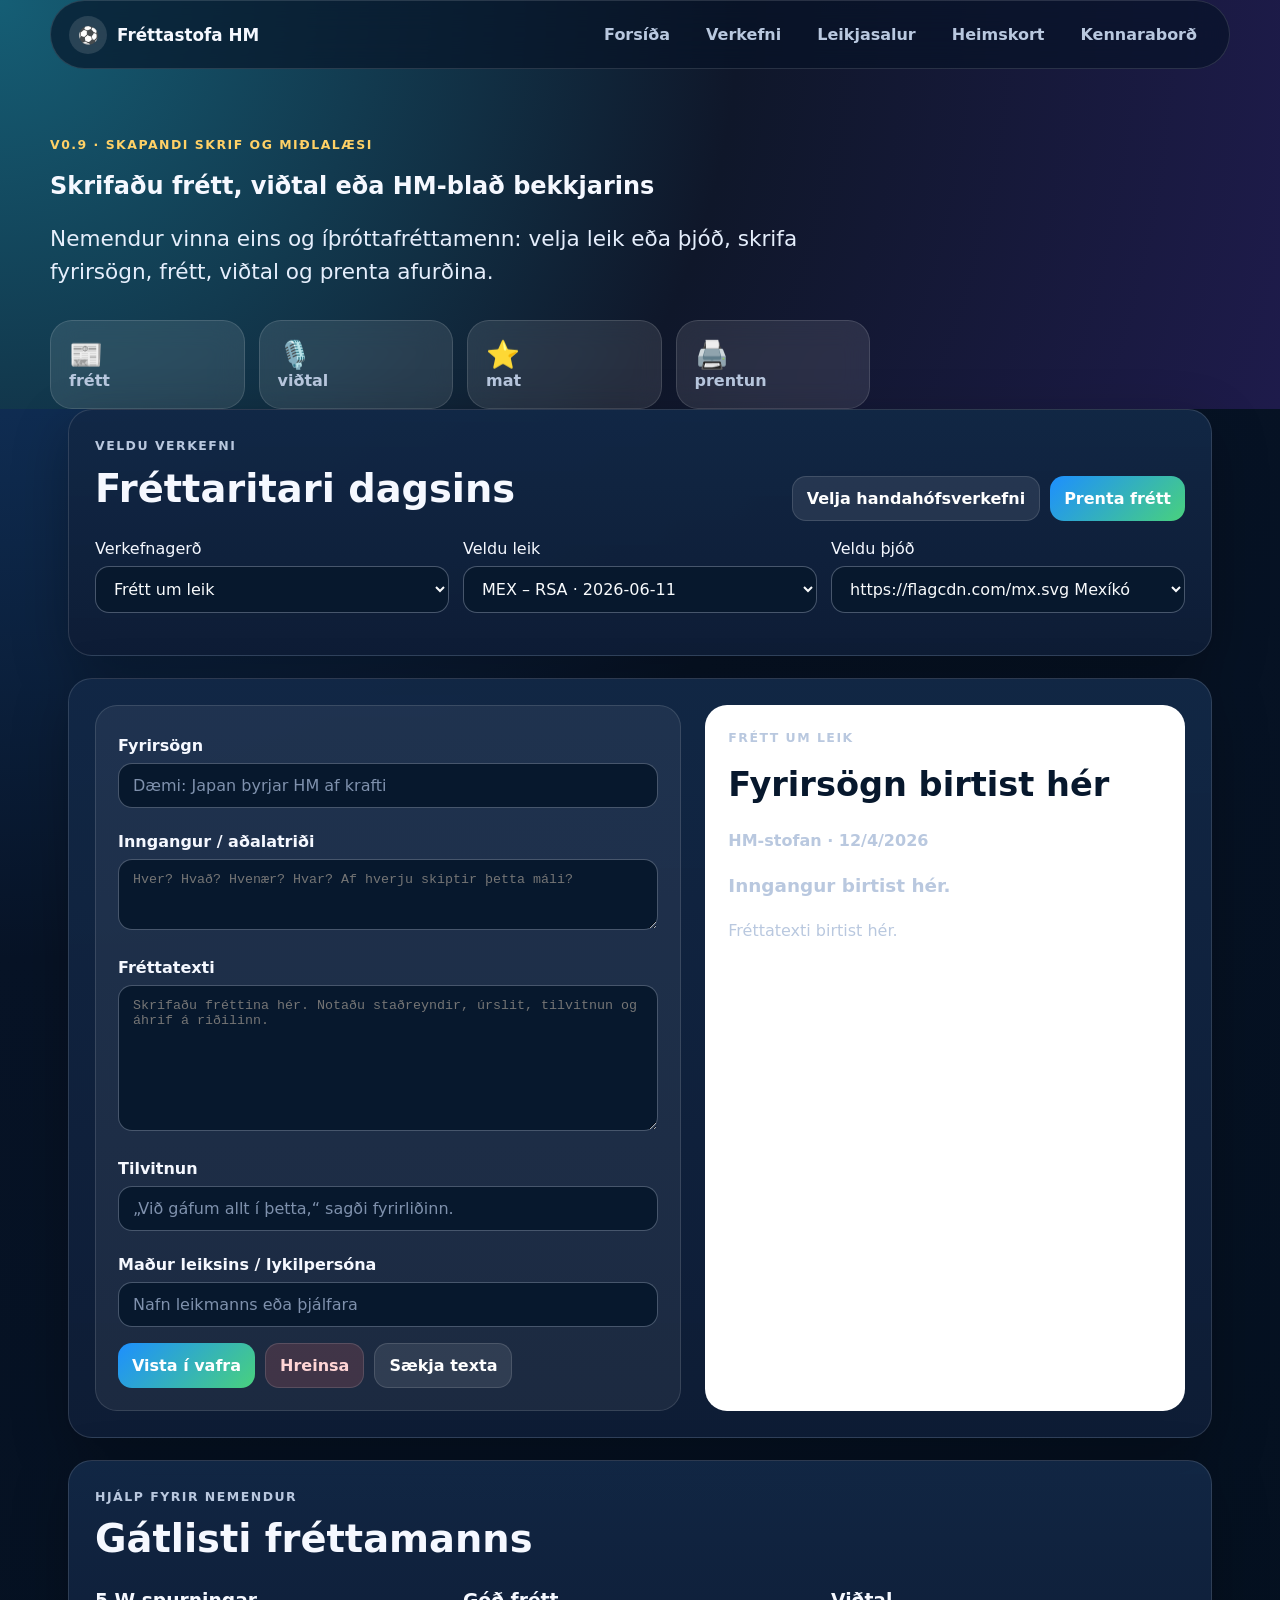
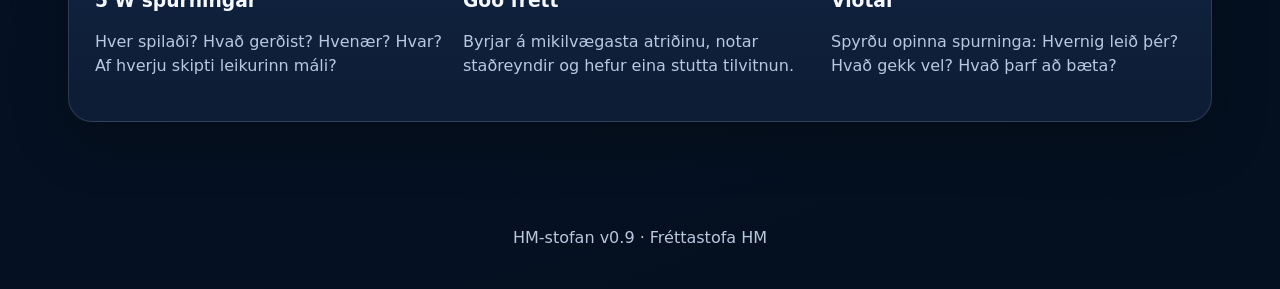
<file: frettastofa.html>
<!doctype html>
<html lang="is">
<head>
  <meta charset="utf-8">
  <meta name="viewport" content="width=device-width, initial-scale=1">
  <title>Fréttastofa HM · HM-stofan 2026</title>
  <link rel="stylesheet" href="styles.css">
</head>
<body class="newsroomBody">
<header class="subHero newsroomHero">
  <nav class="topbar">
    <div class="brand"><span class="ball">⚽</span><span>Fréttastofa HM</span></div>
    <div class="navlinks">
      <a href="index.html">Forsíða</a><a href="verkefni.html">Verkefni</a><a href="leikjasalur.html">Leikjasalur</a><a href="heimskort.html">Heimskort</a><a href="kennarabord.html">Kennaraborð</a>
    </div>
  </nav>
  <section class="heroContent compactHero">
    <p class="eyebrow">v0.9 · Skapandi skrif og miðlalæsi</p>
    <h1>Skrifaðu frétt, viðtal eða HM-blað bekkjarins</h1>
    <p class="lead">Nemendur vinna eins og íþróttafréttamenn: velja leik eða þjóð, skrifa fyrirsögn, frétt, viðtal og prenta afurðina.</p>
    <div class="heroStats"><div><strong>📰</strong><span>frétt</span></div><div><strong>🎙️</strong><span>viðtal</span></div><div><strong>⭐</strong><span>mat</span></div><div><strong>🖨️</strong><span>prentun</span></div></div>
  </section>
</header>
<main>
  <section class="panel newsroomControls">
    <div class="sectionHead"><div><p class="eyebrow">Veldu verkefni</p><h2>Fréttaritari dagsins</h2></div><div class="buttonRow"><button id="randomStory" class="ghostBtn">Velja handahófsverkefni</button><button id="printStory" class="primaryBtn">Prenta frétt</button></div></div>
    <div class="teacherGrid threeCol">
      <article><label>Verkefnagerð</label><select id="storyType"><option value="match">Frétt um leik</option><option value="interview">Viðtal</option><option value="analysis">Greining / álitsgrein</option><option value="paper">HM-blað bekkjarins</option></select></article>
      <article><label>Veldu leik</label><select id="matchSelect"></select></article>
      <article><label>Veldu þjóð</label><select id="teamSelect"></select></article>
    </div>
  </section>

  <section class="panel newsroomWriter">
    <div class="writerGrid">
      <form class="newsForm" id="newsForm">
        <label>Fyrirsögn</label><input id="headline" placeholder="Dæmi: Japan byrjar HM af krafti">
        <label>Inngangur / aðalatriði</label><textarea id="lead" rows="3" placeholder="Hver? Hvað? Hvenær? Hvar? Af hverju skiptir þetta máli?"></textarea>
        <label>Fréttatexti</label><textarea id="bodyText" rows="8" placeholder="Skrifaðu fréttina hér. Notaðu staðreyndir, úrslit, tilvitnun og áhrif á riðilinn."></textarea>
        <label>Tilvitnun</label><input id="quote" placeholder="„Við gáfum allt í þetta,“ sagði fyrirliðinn.">
        <label>Maður leiksins / lykilpersóna</label><input id="person" placeholder="Nafn leikmanns eða þjálfara">
        <div class="buttonRow"><button type="button" id="saveDraft" class="primaryBtn">Vista í vafra</button><button type="button" id="clearDraft" class="dangerBtn">Hreinsa</button><button type="button" id="downloadTxt" class="ghostBtn">Sækja texta</button></div>
      </form>
      <aside class="newsPreview printableStory" id="storyPreview">
        <p class="eyebrow">Forskoðun</p><h2>Fyrirsögn birtist hér</h2><p class="newsMeta">HM-stofan · Fréttaritari</p><p class="leadPreview">Inngangur birtist hér.</p><p>Fréttatexti birtist hér.</p>
      </aside>
    </div>
  </section>

  <section class="panel promptsPanel">
    <p class="eyebrow">Hjálp fyrir nemendur</p><h2>Gátlisti fréttamanns</h2>
    <div class="teacherGrid">
      <article><h3>5 W spurningar</h3><p>Hver spilaði? Hvað gerðist? Hvenær? Hvar? Af hverju skipti leikurinn máli?</p></article>
      <article><h3>Góð frétt</h3><p>Byrjar á mikilvægasta atriðinu, notar staðreyndir og hefur eina stutta tilvitnun.</p></article>
      <article><h3>Viðtal</h3><p>Spyrðu opinna spurninga: Hvernig leið þér? Hvað gekk vel? Hvað þarf að bæta?</p></article>
    </div>
  </section>
</main>
<footer><p>HM-stofan v0.9 · Fréttastofa HM</p></footer>
<script>
const $=id=>document.getElementById(id);let teams=[],matches=[];const KEY='hmstofa_frettastofa_v09';
async function getJson(p,f){try{const r=await fetch(p+'?v='+Date.now());if(!r.ok)throw new Error();return await r.json()}catch(e){return f}}
function matchName(m){return `${m.home||m.homeTeam||'Heimalið'} – ${m.away||m.awayTeam||'Útilið'}${m.date?' · '+m.date:''}`}
function updatePreview(){const h=$('headline').value||'Fyrirsögn birtist hér';const l=$('lead').value||'Inngangur birtist hér.';const b=$('bodyText').value||'Fréttatexti birtist hér.';const q=$('quote').value;const p=$('person').value;const type=$('storyType').selectedOptions[0]?.textContent||'Frétt';$('storyPreview').innerHTML=`<p class="eyebrow">${type}</p><h2>${h}</h2><p class="newsMeta">HM-stofan · ${new Date().toLocaleDateString('is-IS')}</p><p class="leadPreview">${l}</p><p>${b.replace(/\n/g,'</p><p>')}</p>${q?`<blockquote>${q}</blockquote>`:''}${p?`<p><strong>Lykilpersóna:</strong> ${p}</p>`:''}`}
function save(){const data={storyType:$('storyType').value,match:$('matchSelect').value,team:$('teamSelect').value,headline:$('headline').value,lead:$('lead').value,bodyText:$('bodyText').value,quote:$('quote').value,person:$('person').value};localStorage.setItem(KEY,JSON.stringify(data));alert('Drög vistuð í þessum vafra.');}
function load(){try{const d=JSON.parse(localStorage.getItem(KEY)||'{}');for(const k of ['storyType','headline','lead','bodyText','quote','person'])if($(k)&&d[k])$(k).value=d[k];}catch{} updatePreview();}
function randomize(){const t=teams[Math.floor(Math.random()*teams.length)];const m=matches[Math.floor(Math.random()*matches.length)];if(t)$('teamSelect').value=t.id||t.code||t.name;if(m)$('matchSelect').value=String(matches.indexOf(m));const options=['Óvænt úrslit hrista upp í riðlinum','Fyrirliðinn stígur fram á stóru sviði','Ung stjarna vekur athygli á HM','Stuðningsmenn skapa magnaða stemningu'];$('headline').value=options[Math.floor(Math.random()*options.length)];$('lead').value='Skrifaðu 2–3 setningar um helstu tíðindi og hvers vegna þau skipta máli.';updatePreview();}
async function init(){teams=await getJson('data/teams.json',[]);matches=await getJson('data/matches.json',[]);$('teamSelect').innerHTML=teams.map(t=>`<option value="${t.id||t.code||t.name}">${t.flag||''} ${t.name}</option>`).join('');$('matchSelect').innerHTML=matches.map((m,i)=>`<option value="${i}">${matchName(m)}</option>`).join('');['headline','lead','bodyText','quote','person','storyType'].forEach(id=>$(id).addEventListener('input',updatePreview));$('saveDraft').onclick=save;$('clearDraft').onclick=()=>{localStorage.removeItem(KEY);document.querySelectorAll('input,textarea').forEach(x=>x.value='');updatePreview()};$('printStory').onclick=()=>window.print();$('randomStory').onclick=randomize;$('downloadTxt').onclick=()=>{const txt=$('storyPreview').innerText;const blob=new Blob([txt],{type:'text/plain;charset=utf-8'});const a=document.createElement('a');a.href=URL.createObjectURL(blob);a.download='hm-frett.txt';a.click()};load();}
init();
</script>
</body></html>
</file>
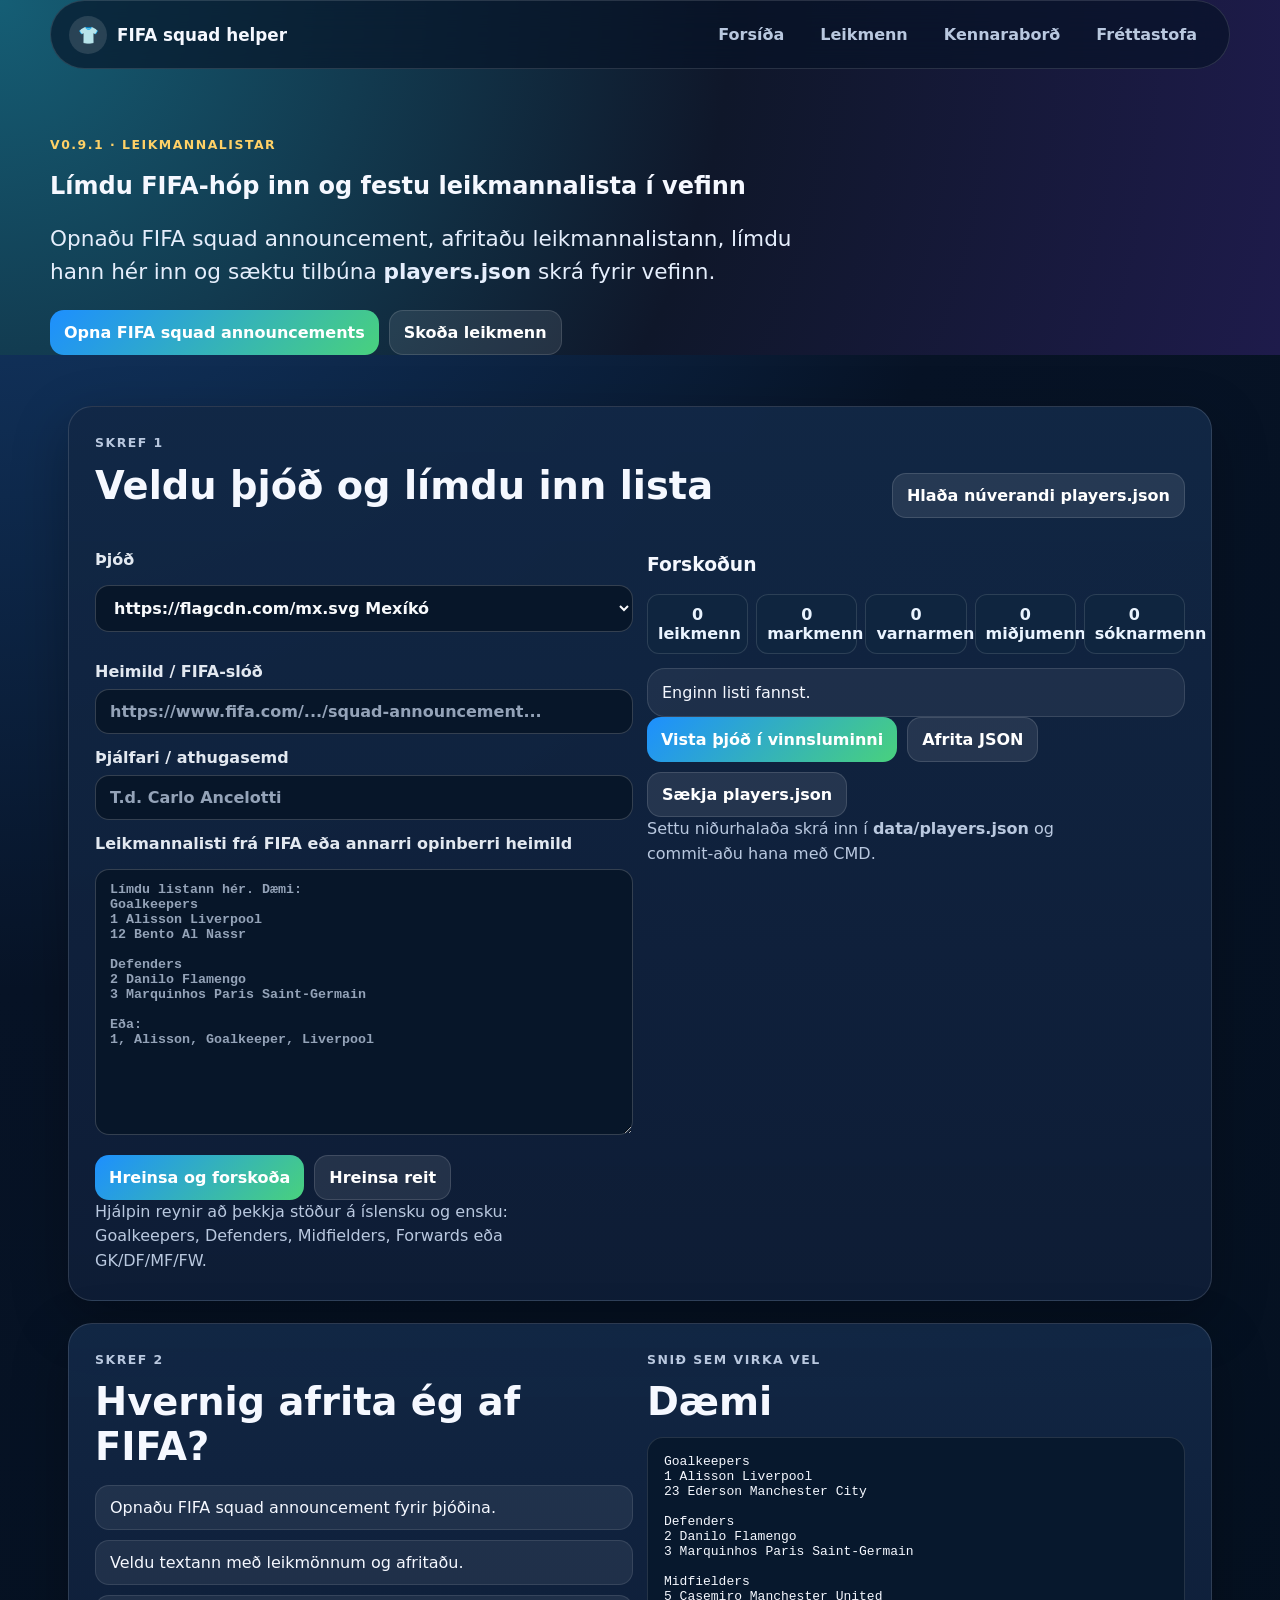
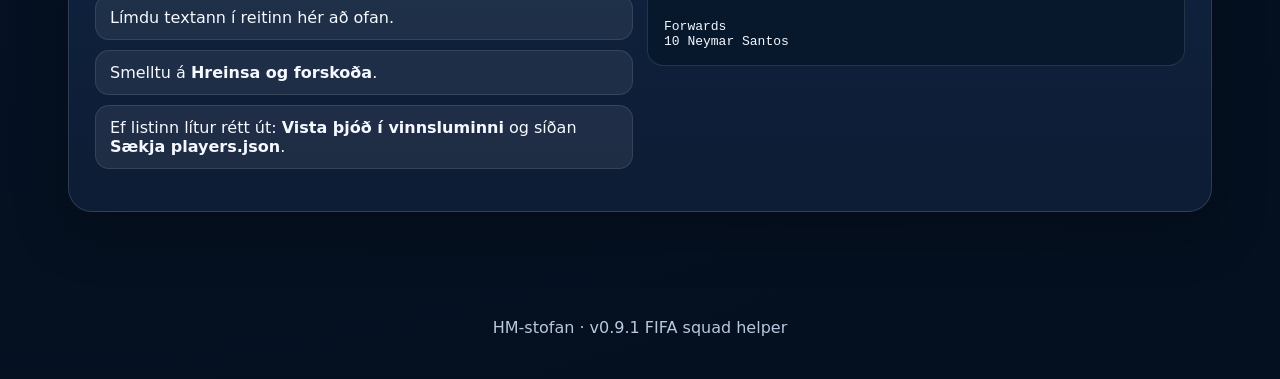
<file: leikmenn-admin.html>
<!doctype html>
<html lang="is">
<head>
  <meta charset="utf-8">
  <meta name="viewport" content="width=device-width, initial-scale=1">
  <title>FIFA squad helper · HM-stofan</title>
  <link rel="stylesheet" href="styles.css">
</head>
<body class="adminBody fifaHelperBody">
<header class="subHero adminHero">
  <nav class="topbar">
    <div class="brand"><span class="ball">👕</span><span>FIFA squad helper</span></div>
    <div class="navlinks">
      <a href="index.html">Forsíða</a><a href="leikmenn.html">Leikmenn</a><a href="kennarabord.html">Kennaraborð</a><a href="frettastofa.html">Fréttastofa</a>
    </div>
  </nav>
  <section class="heroContent compactHero">
    <p class="eyebrow">v0.9.1 · Leikmannalistar</p>
    <h1>Límdu FIFA-hóp inn og festu leikmannalista í vefinn</h1>
    <p class="lead">Opnaðu FIFA squad announcement, afritaðu leikmannalistann, límdu hann hér inn og sæktu tilbúna <strong>players.json</strong> skrá fyrir vefinn.</p>
    <div class="buttonRow"><a class="primaryBtn linkBtn" target="_blank" rel="noopener" href="https://www.fifa.com/en/tournaments/mens/worldcup/canadamexicousa2026/articles/all-world-cup-squad-announcements">Opna FIFA squad announcements</a><a class="ghostBtn linkBtn" href="leikmenn.html">Skoða leikmenn</a></div>
  </section>
</header>
<main>
  <section class="panel adminGridPanel helperPanel">
    <div class="sectionHead"><div><p class="eyebrow">Skref 1</p><h2>Veldu þjóð og límdu inn lista</h2></div><button class="ghostBtn" id="loadExisting">Hlaða núverandi players.json</button></div>
    <div class="teacherGrid twoCol">
      <article>
        <label>Þjóð</label>
        <select id="teamSelect"></select>
        <label>Heimild / FIFA-slóð</label>
        <input id="sourceUrl" type="url" placeholder="https://www.fifa.com/.../squad-announcement...">
        <label>Þjálfari / athugasemd</label>
        <input id="coachInput" type="text" placeholder="T.d. Carlo Ancelotti">
        <label>Leikmannalisti frá FIFA eða annarri opinberri heimild</label>
        <textarea id="playerText" rows="16" placeholder="Límdu listann hér. Dæmi:
Goalkeepers
1 Alisson Liverpool
12 Bento Al Nassr

Defenders
2 Danilo Flamengo
3 Marquinhos Paris Saint-Germain

Eða:
1, Alisson, Goalkeeper, Liverpool"></textarea>
        <div class="buttonRow"><button class="primaryBtn" id="previewBtn">Hreinsa og forskoða</button><button class="ghostBtn" id="clearBtn">Hreinsa reit</button></div>
        <p class="hint">Hjálpin reynir að þekkja stöður á íslensku og ensku: Goalkeepers, Defenders, Midfielders, Forwards eða GK/DF/MF/FW.</p>
      </article>
      <article>
        <h3>Forskoðun</h3>
        <div class="helperStats" id="helperStats"><span>0 leikmenn</span><span>0 markmenn</span><span>0 varnarmenn</span><span>0 miðjumenn</span><span>0 sóknarmenn</span></div>
        <div id="previewBox" class="playerPreviewBox">Enginn listi kominn.</div>
        <div class="buttonRow"><button class="primaryBtn" id="saveTeamBtn">Vista þjóð í vinnsluminni</button><button class="ghostBtn" id="copyJsonBtn">Afrita JSON</button><button class="ghostBtn" id="downloadBtn">Sækja players.json</button></div>
        <p class="hint">Settu niðurhalaða skrá inn í <strong>data/players.json</strong> og commit-aðu hana með CMD.</p>
      </article>
    </div>
  </section>

  <section class="panel teacherGrid twoCol">
    <article>
      <p class="eyebrow">Skref 2</p><h2>Hvernig afrita ég af FIFA?</h2>
      <ol class="cleanList numberedList">
        <li>Opnaðu FIFA squad announcement fyrir þjóðina.</li>
        <li>Veldu textann með leikmönnum og afritaðu.</li>
        <li>Límdu textann í reitinn hér að ofan.</li>
        <li>Smelltu á <strong>Hreinsa og forskoða</strong>.</li>
        <li>Ef listinn lítur rétt út: <strong>Vista þjóð í vinnsluminni</strong> og síðan <strong>Sækja players.json</strong>.</li>
      </ol>
    </article>
    <article>
      <p class="eyebrow">Snið sem virka vel</p><h2>Dæmi</h2>
      <pre class="codeBlock">Goalkeepers
1 Alisson Liverpool
23 Ederson Manchester City

Defenders
2 Danilo Flamengo
3 Marquinhos Paris Saint-Germain

Midfielders
5 Casemiro Manchester United

Forwards
10 Neymar Santos</pre>
    </article>
  </section>
</main>
<footer><p>HM-stofan · v0.9.1 FIFA squad helper</p></footer>
<script>
const $=id=>document.getElementById(id);let teams=[],playersData={teams:[]};let lastParsed=[];
const POS_LABELS={GK:'Markmenn',DF:'Varnarmenn',MF:'Miðjumenn',FW:'Sóknarmenn'};
const POSITION_WORDS={
  GK:['goalkeeper','goalkeepers','markvörður','markmenn','markmadur','markverdir','gk'],
  DF:['defender','defenders','varnarmaður','varnarmenn','varnarmadur','df','centre-back','center-back','full-back','left-back','right-back'],
  MF:['midfielder','midfielders','miðjumaður','miðjumenn','midjumadur','mf','winger','wingers'],
  FW:['forward','forwards','striker','strikers','sóknarmaður','sóknarmenn','soknarmadur','fw','attacker','attackers']
};
const CLUB_HINTS=['fc','cf','sc','afc','united','city','town','athletic','real','club','deportivo','inter','milan','juventus','bayern','borussia','psg','paris','saint-germain','arsenal','chelsea','liverpool','barcelona','madrid','flamengo','palmeiras','santos','benfica','porto','sporting','ajax','psv','feyenoord','al-nassr','al-hilal','monaco','marseille','lyon','dortmund','leverkusen'];
async function loadJson(path,fallback){try{const r=await fetch(path+'?v='+Date.now());if(!r.ok)throw new Error(path);return await r.json()}catch(e){return fallback}}
function normalizePlayersData(data){if(Array.isArray(data))return {teams:data}; if(data&&Array.isArray(data.teams))return data; return {teams:[]};}
function teamId(t){return t.id||t.code||t.name;}
function detectPositionLine(line){const n=line.toLowerCase().replace(/[:：]/g,'').trim(); for(const [code,words] of Object.entries(POSITION_WORDS)){if(words.includes(n))return code;} return null;}
function normalizePosition(raw,current){if(!raw)return current||''; const r=raw.toLowerCase().trim(); for(const [code,words] of Object.entries(POSITION_WORDS)){if(words.some(w=>r===w||r.includes(w)))return code;} if(['g','goal','keeper'].includes(r))return 'GK'; return current||raw;}
function cleanLine(line){return line.replace(/^[•·*\-–—]+\s*/,'').replace(/\s+/g,' ').replace(/\t/g,' ').trim();}
function splitDelimited(line){let p=line.split(/[;,]/).map(x=>x.trim()).filter(Boolean); if(p.length<3)p=line.split(/\s+-\s+/).map(x=>x.trim()).filter(Boolean); return p;}
function guessFromSpaces(line,currentPos){
  let number='', rest=line;
  const m=line.match(/^(\d{1,2})\s+(.+)$/); if(m){number=m[1]; rest=m[2].trim();}
  const bits=rest.split(' ').filter(Boolean);
  let pos=currentPos;
  let posIndex=-1;
  for(let i=0;i<bits.length;i++){const code=normalizePosition(bits[i],''); if(['GK','DF','MF','FW'].includes(code)){pos=code; posIndex=i; break;}}
  if(posIndex>=0){
    const before=bits.slice(0,posIndex).join(' '); const after=bits.slice(posIndex+1).join(' ');
    return {number,name:before,position:pos,club:after};
  }
  let splitAt=-1;
  for(let i=1;i<bits.length;i++){const joined=bits.slice(i).join(' ').toLowerCase(); if(CLUB_HINTS.some(h=>joined.includes(h))){splitAt=i; break;}}
  if(splitAt<0 && bits.length>=4) splitAt=Math.min(2,bits.length-1);
  const name=splitAt>0?bits.slice(0,splitAt).join(' '):rest;
  const club=splitAt>0?bits.slice(splitAt).join(' '):'';
  return {number,name,position:pos||'',club};
}
function parseLine(line,currentPos){
  const del=splitDelimited(line);
  let number='',name='',position='',club='';
  if(del.length>=3){
    if(/^\d{1,2}$/.test(del[0])){number=del[0];name=del[1]||'';position=normalizePosition(del[2],currentPos);club=del.slice(3).join(', ')}
    else {name=del[0]||'';position=normalizePosition(del[1],currentPos);club=del[2]||'';number=/^\d{1,2}$/.test(del[3]||'')?del[3]:''}
    return {number,name,position,club};
  }
  return guessFromSpaces(line,currentPos);
}
function parsePlayers(text){
  let currentPos=''; const out=[]; const seen=new Set();
  for(const raw of text.split(/\r?\n/)){
    let line=cleanLine(raw); if(!line)continue;
    if(/^squad|^players|^coach|^head coach|^manager|^fifa|^world cup|^share$/i.test(line))continue;
    const posLine=detectPositionLine(line); if(posLine){currentPos=posLine; continue;}
    if(/^(goalkeepers|defenders|midfielders|forwards)\s*$/i.test(line))continue;
    let p=parseLine(line,currentPos); if(!p.name || p.name.length<2)continue;
    p.name=p.name.replace(/^\d{1,2}\s+/,'').trim();
    p.position=normalizePosition(p.position,currentPos);
    const key=(p.name+'|'+(p.club||'')).toLowerCase(); if(seen.has(key))continue; seen.add(key);
    out.push(p);
  }
  return out;
}
function renderStats(list){const counts={GK:0,DF:0,MF:0,FW:0}; list.forEach(p=>{if(counts[p.position]!=null)counts[p.position]++}); $('helperStats').innerHTML=`<span>${list.length} leikmenn</span><span>${counts.GK} markmenn</span><span>${counts.DF} varnarmenn</span><span>${counts.MF} miðjumenn</span><span>${counts.FW} sóknarmenn</span>`;}
function renderPreview(list){lastParsed=list;renderStats(list);$('previewBox').innerHTML=list.length?`<table class="dataTable"><thead><tr><th>#</th><th>Nafn</th><th>Staða</th><th>Félag</th></tr></thead><tbody>${list.map(p=>`<tr><td>${p.number||''}</td><td contenteditable="true">${p.name}</td><td>${POS_LABELS[p.position]||p.position||''}</td><td contenteditable="true">${p.club||''}</td></tr>`).join('')}</tbody></table>`:'Enginn listi fannst.'}
function currentKey(){return $('teamSelect').value}
function findRoster(id){return playersData.teams.find(r=>r.id===id)}
function upsertRoster(roster){const i=playersData.teams.findIndex(r=>r.id===roster.id); if(i>=0)playersData.teams[i]=roster; else playersData.teams.push(roster);}
function currentTeam(){return teams.find(t=>teamId(t)===currentKey())||{};}
function downloadJson(){const blob=new Blob([JSON.stringify(playersData,null,2)],{type:'application/json'});const a=document.createElement('a');a.href=URL.createObjectURL(blob);a.download='players.json';a.click();}
function copyJson(){navigator.clipboard?.writeText(JSON.stringify(playersData,null,2)); alert('JSON afritað á klemmuspjald.');}
async function init(){
  teams=await loadJson('data/teams.json',[]); playersData=normalizePlayersData(await loadJson('data/players.json',{teams:[]}));
  $('teamSelect').innerHTML=teams.map(t=>`<option value="${teamId(t)}">${t.flag||''} ${t.name}</option>`).join('');
  $('previewBtn').onclick=()=>renderPreview(parsePlayers($('playerText').value));
  $('clearBtn').onclick=()=>{$('playerText').value='';renderPreview([])};
  $('saveTeamBtn').onclick=()=>{const team=currentTeam();const list=parsePlayers($('playerText').value);const roster={id:teamId(team),name:team.name,english:team.english,group:team.group,flag:team.flag,status:list.length?'skráður hópur':'bíður staðfestingar',coach:$('coachInput').value.trim(),source:$('sourceUrl').value.trim()||'FIFA / opinber heimild límd inn handvirkt',updatedAt:new Date().toISOString(),players:list};upsertRoster(roster);renderPreview(list);alert('Listi vistaður í vinnsluminni. Nú má sækja players.json.');};
  $('downloadBtn').onclick=downloadJson; $('copyJsonBtn').onclick=copyJson;
  $('loadExisting').onclick=async()=>{playersData=normalizePlayersData(await loadJson('data/players.json',{teams:[]}));alert('Núverandi players.json hlaðið.');};
  $('teamSelect').onchange=()=>{const data=findRoster(currentKey());if(data){$('sourceUrl').value=data.source&&data.source.startsWith('http')?data.source:'';$('coachInput').value=data.coach||'';$('playerText').value=(data.players||[]).map(p=>[p.number,p.name,POS_LABELS[p.position]||p.position,p.club].filter(Boolean).join(', ')).join('\n');renderPreview(data.players||[])}else{$('sourceUrl').value='';$('coachInput').value='';$('playerText').value='';renderPreview([])}};
  $('teamSelect').dispatchEvent(new Event('change'));
}
init();
</script>
</body></html>
</file>
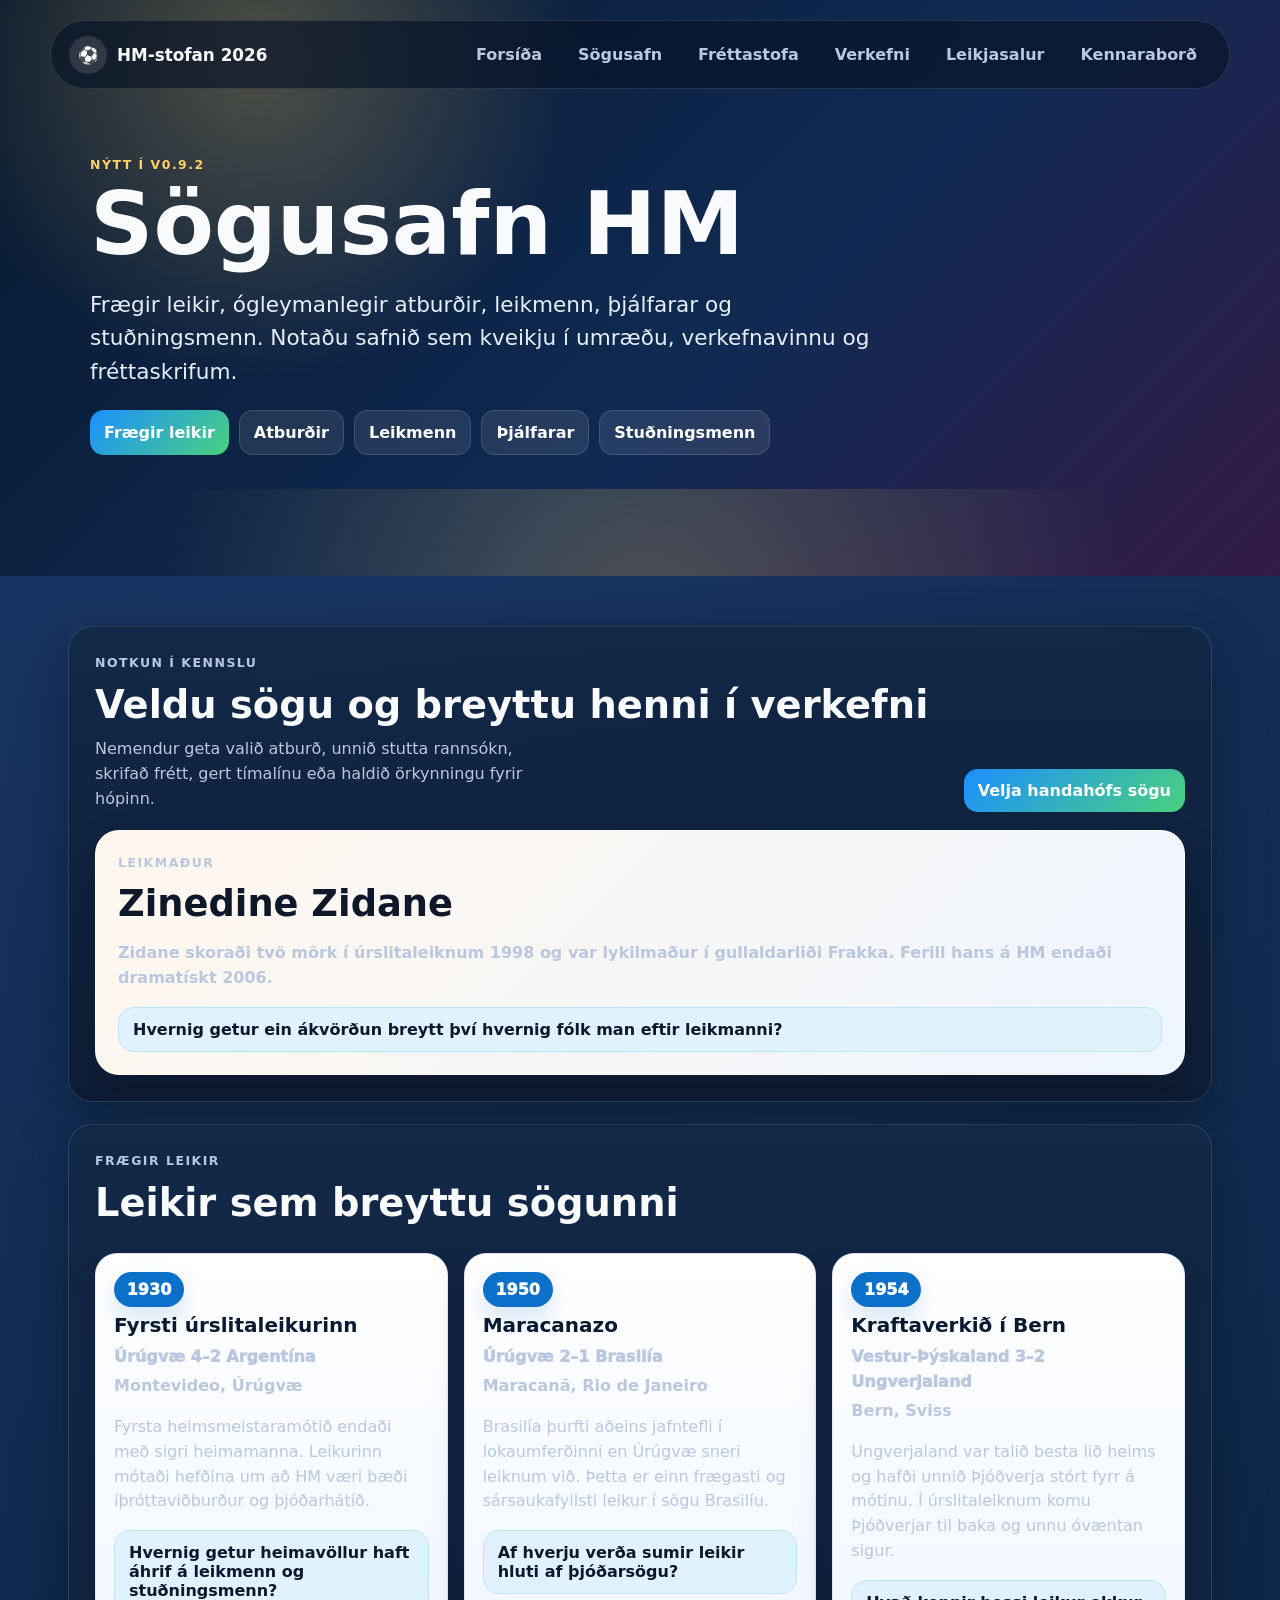
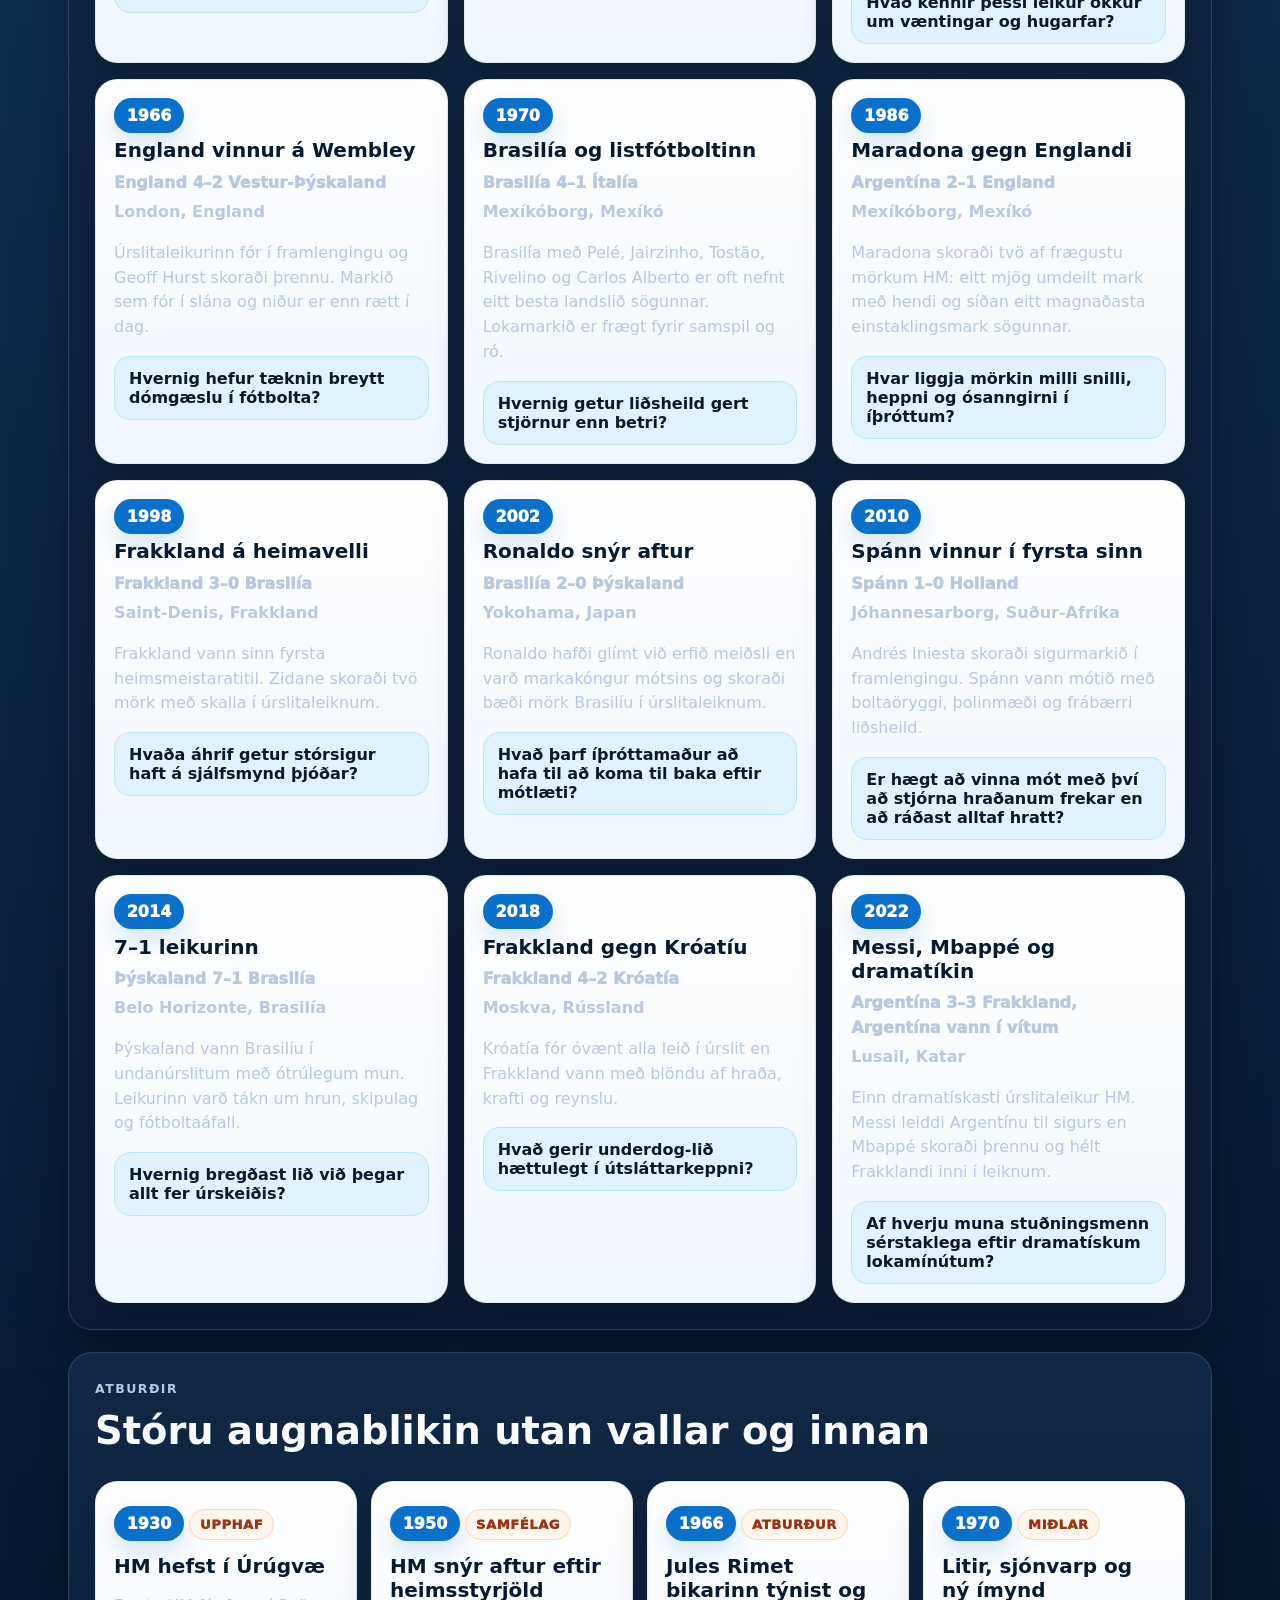
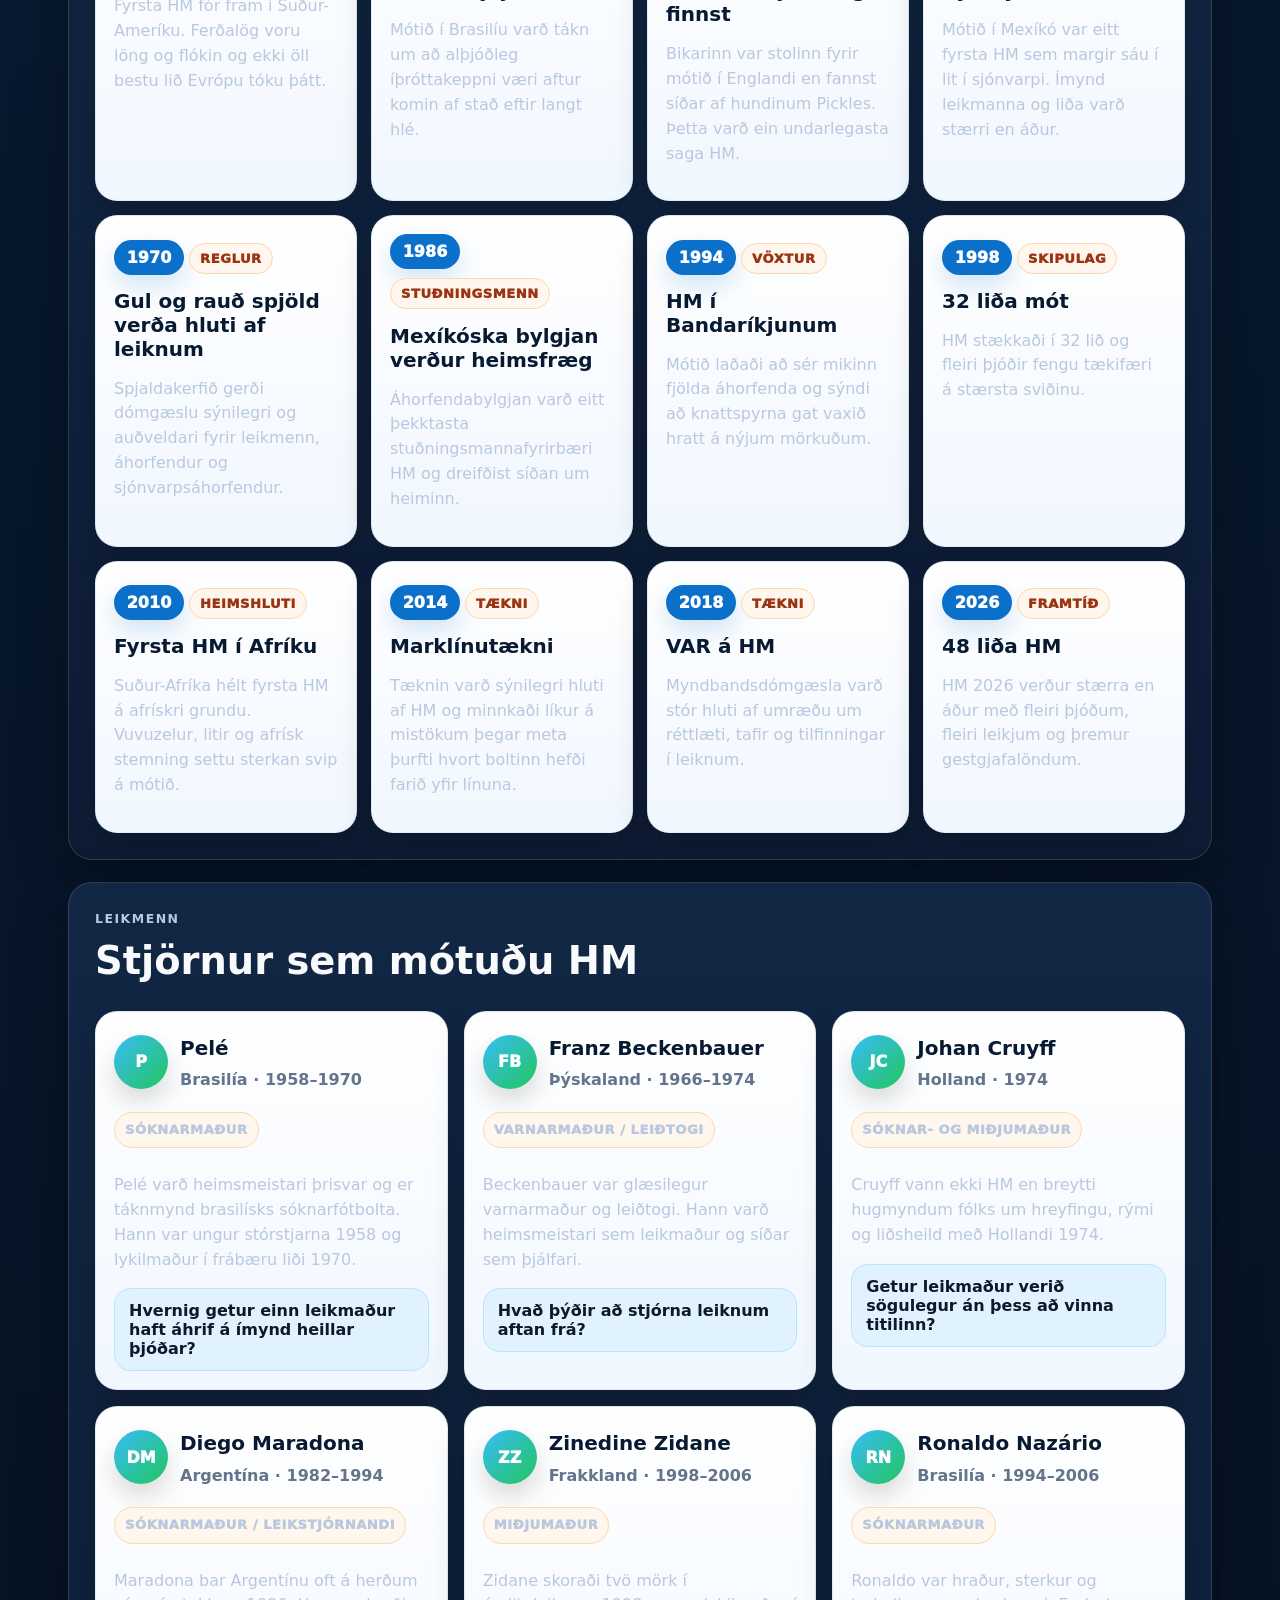
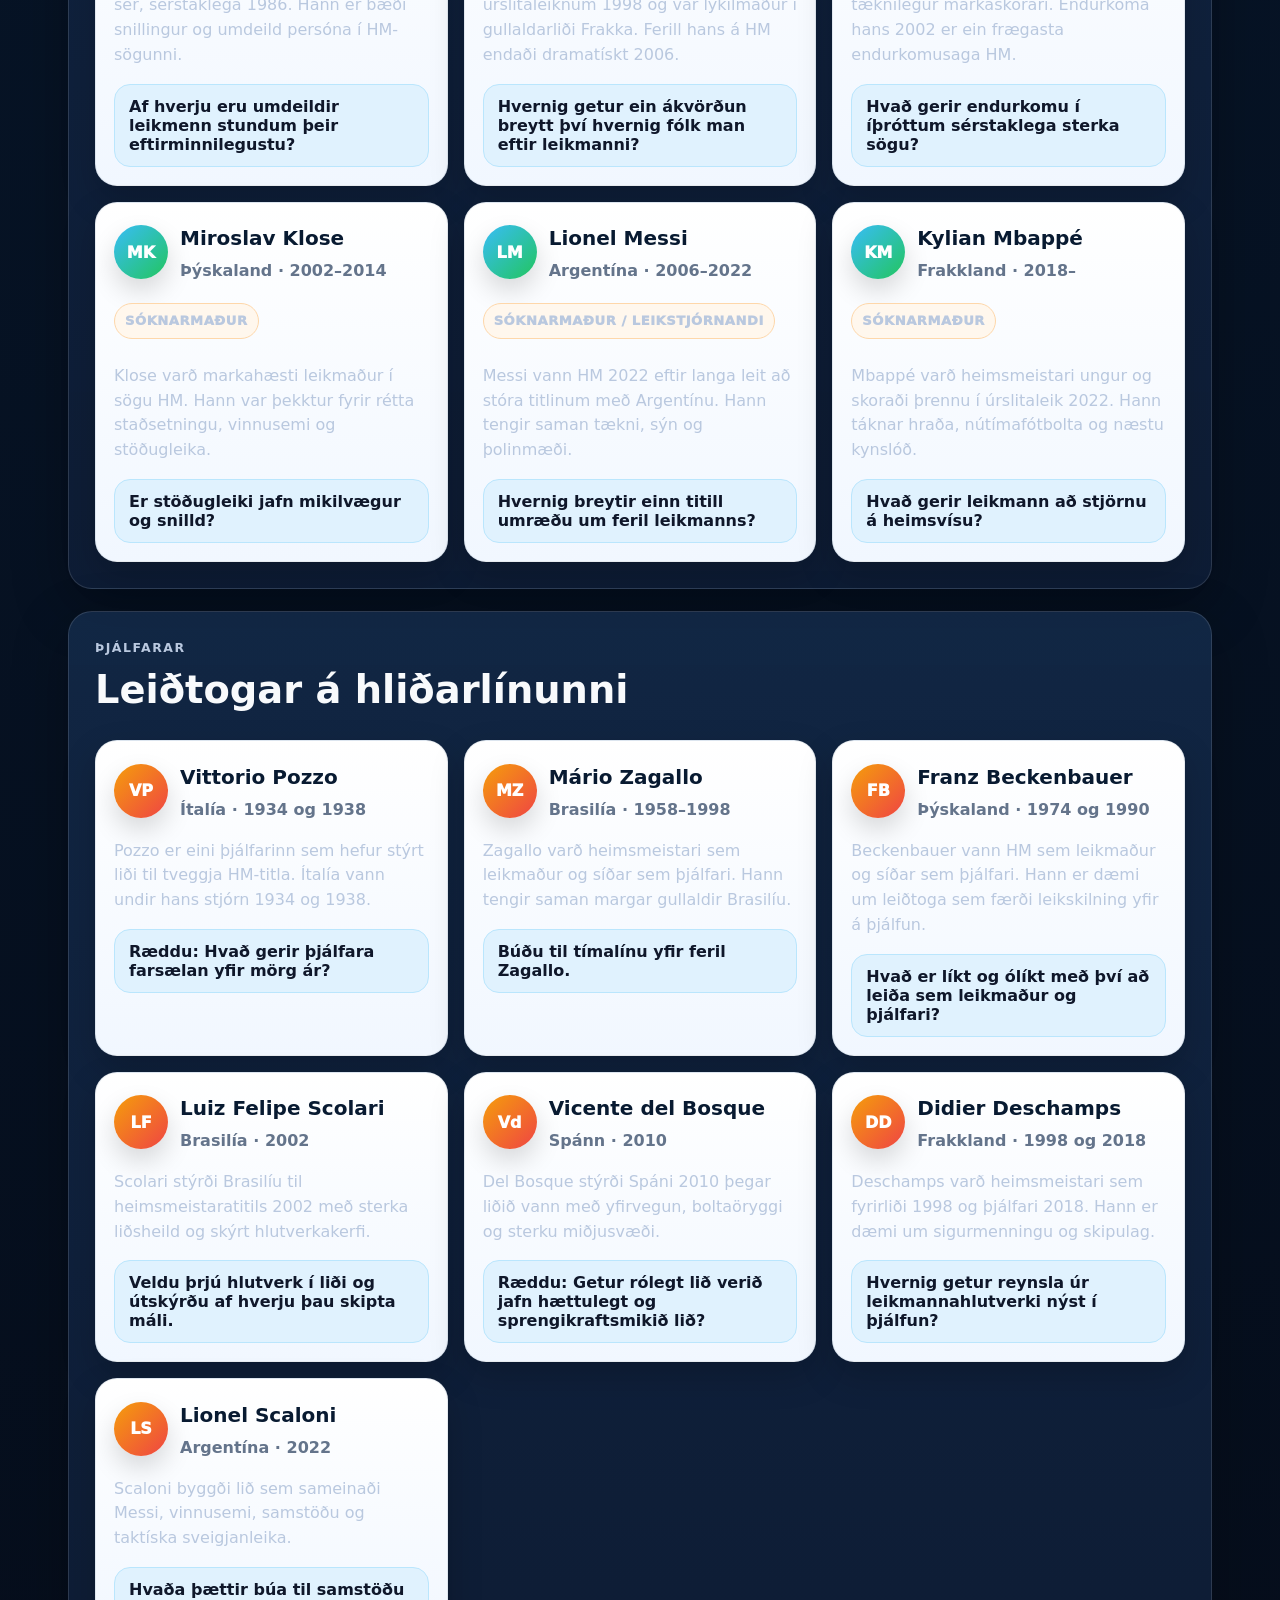
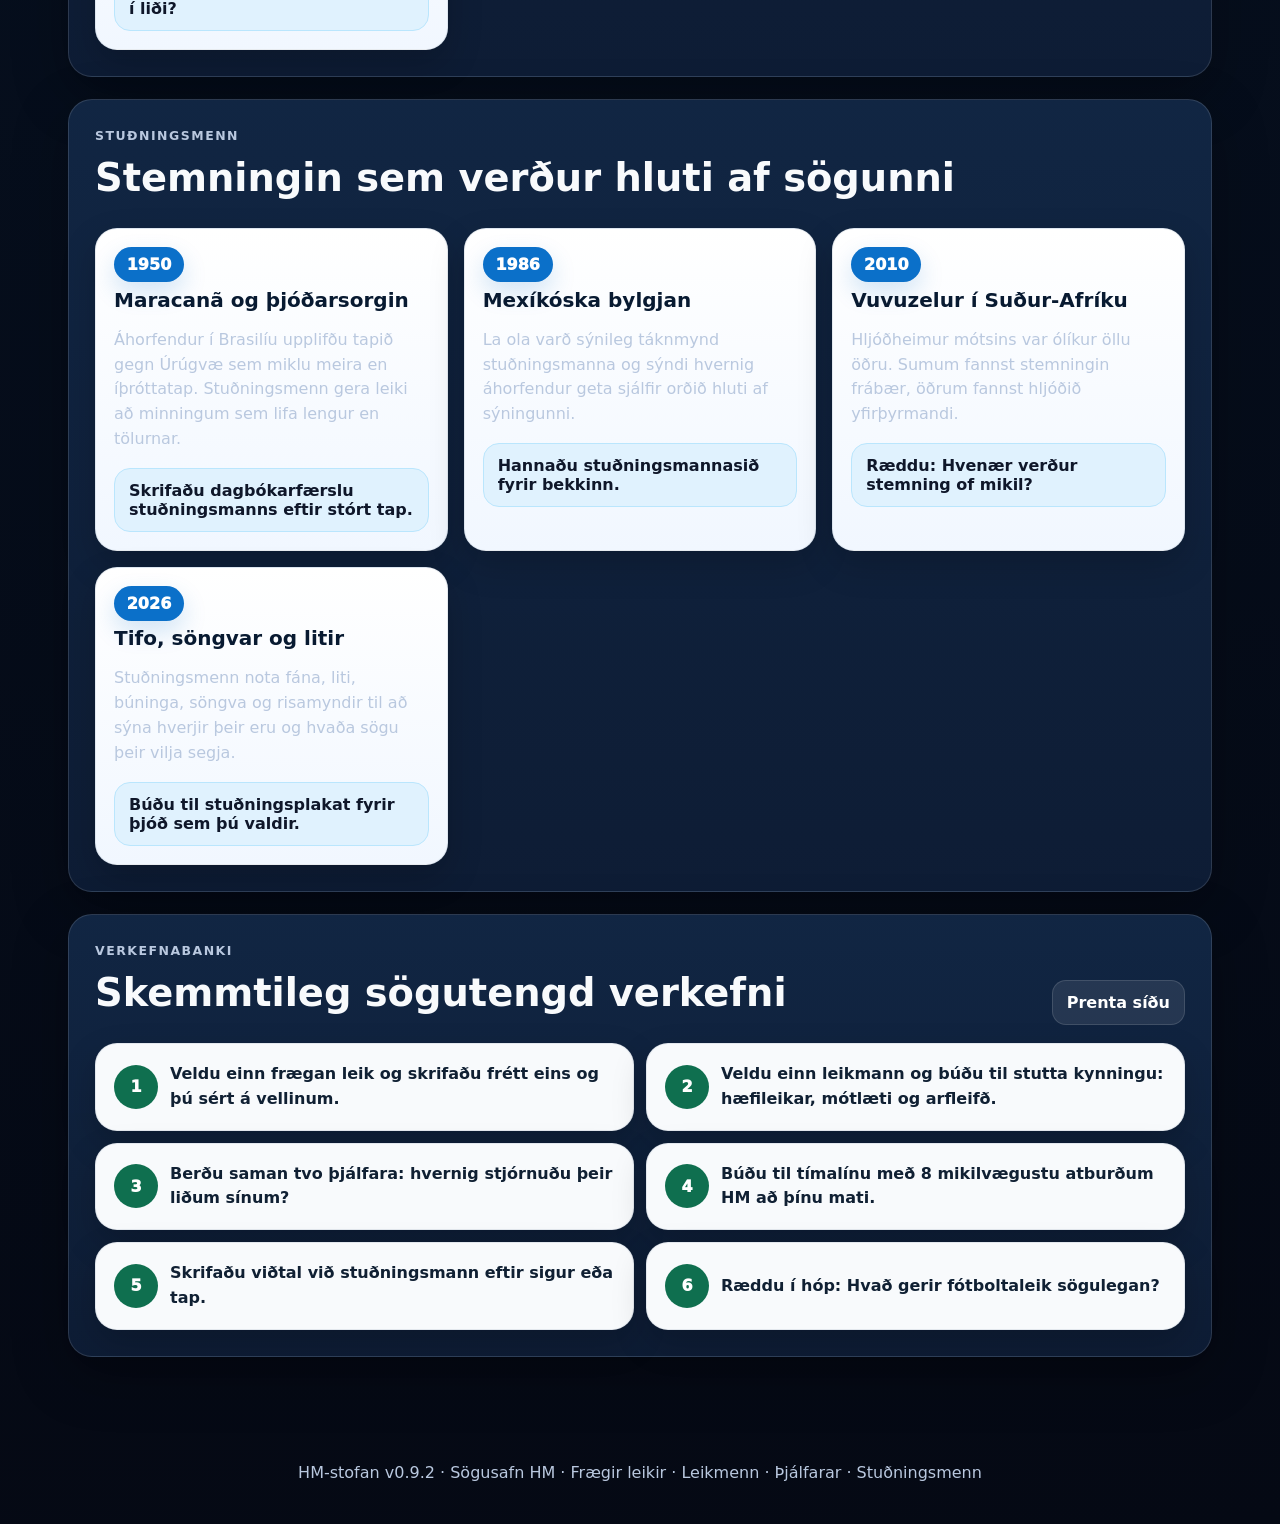
<file: sagan.html>
<!doctype html>
<html lang="is">
<head>
  <meta charset="utf-8">
  <meta name="viewport" content="width=device-width, initial-scale=1">
  <title>Sögusafn HM | HM-stofan</title>
  <link rel="stylesheet" href="styles.css">
</head>
<body class="historyBody">
  <header class="hero historyHero">
    <nav class="topbar">
      <div class="brand"><span class="ball">⚽</span><span>HM-stofan 2026</span></div>
      <div class="navlinks">
        <a href="index.html">Forsíða</a>
        <a href="sagan.html">Sögusafn</a>
        <a href="frettastofa.html">Fréttastofa</a>
        <a href="verkefni.html">Verkefni</a>
        <a href="leikjasalur.html">Leikjasalur</a>
        <a href="kennarabord.html">Kennaraborð</a>
      </div>
    </nav>
    <section class="heroContent historyHeroContent">
      <p class="eyebrow">Nýtt í v0.9.2</p>
      <h1>Sögusafn HM</h1>
      <p class="lead">Frægir leikir, ógleymanlegir atburðir, leikmenn, þjálfarar og stuðningsmenn. Notaðu safnið sem kveikju í umræðu, verkefnavinnu og fréttaskrifum.</p>
      <div class="guideActions">
        <a class="primaryBtn linkBtn" href="#matches">Frægir leikir</a>
        <a class="ghostBtn linkBtn" href="#events">Atburðir</a>
        <a class="ghostBtn linkBtn" href="#players">Leikmenn</a>
        <a class="ghostBtn linkBtn" href="#coaches">Þjálfarar</a>
        <a class="ghostBtn linkBtn" href="#supporters">Stuðningsmenn</a>
      </div>
    </section>
  </header>

  <main>
    <section class="panel historyStarter">
      <div class="sectionHead">
        <div>
          <p class="eyebrow">Notkun í kennslu</p>
          <h2>Veldu sögu og breyttu henni í verkefni</h2>
          <p class="hint">Nemendur geta valið atburð, unnið stutta rannsókn, skrifað frétt, gert tímalínu eða haldið örkynningu fyrir hópinn.</p>
        </div>
        <button class="primaryBtn" id="randomHistoryBtn">Velja handahófs sögu</button>
      </div>
      <div id="randomHistoryBox" class="historySpotlight">Smelltu á hnappinn til að fá sögu, spurningu og verkefnahugmynd.</div>
    </section>

    <section id="matches" class="panel">
      <div class="sectionHead">
        <div>
          <p class="eyebrow">Frægir leikir</p>
          <h2>Leikir sem breyttu sögunni</h2>
        </div>
      </div>
      <div id="famousMatches" class="historyGrid"></div>
    </section>

    <section id="events" class="panel">
      <div class="sectionHead">
        <div>
          <p class="eyebrow">Atburðir</p>
          <h2>Stóru augnablikin utan vallar og innan</h2>
        </div>
      </div>
      <div id="historyEvents" class="timelineGrid"></div>
    </section>

    <section id="players" class="panel">
      <div class="sectionHead">
        <div>
          <p class="eyebrow">Leikmenn</p>
          <h2>Stjörnur sem mótuðu HM</h2>
        </div>
      </div>
      <div id="historyPlayers" class="profileGrid"></div>
    </section>

    <section id="coaches" class="panel">
      <div class="sectionHead">
        <div>
          <p class="eyebrow">Þjálfarar</p>
          <h2>Leiðtogar á hliðarlínunni</h2>
        </div>
      </div>
      <div id="historyCoaches" class="profileGrid"></div>
    </section>

    <section id="supporters" class="panel">
      <div class="sectionHead">
        <div>
          <p class="eyebrow">Stuðningsmenn</p>
          <h2>Stemningin sem verður hluti af sögunni</h2>
        </div>
      </div>
      <div id="historySupporters" class="historyGrid"></div>
    </section>

    <section id="historyAssignments" class="panel">
      <div class="sectionHead">
        <div>
          <p class="eyebrow">Verkefnabanki</p>
          <h2>Skemmtileg sögutengd verkefni</h2>
        </div>
        <button class="ghostBtn" onclick="window.print()">Prenta síðu</button>
      </div>
      <div id="historyAssignmentsList" class="assignmentGrid"></div>
    </section>
  </main>

  <footer>
    <p>HM-stofan v0.9.2 · Sögusafn HM · Frægir leikir · Leikmenn · Þjálfarar · Stuðningsmenn</p>
  </footer>

<script>
const byId = id => document.getElementById(id);
let historyData = null;
async function loadHistory(){
  const res = await fetch('data/history_extended.json');
  historyData = await res.json();
  renderAll();
}
function card(html, cls='historyCard'){ return `<article class="${cls}">${html}</article>`; }
function renderMatches(){
  byId('famousMatches').innerHTML = historyData.sections.matches.map(m => card(`
    <div class="historyYear">${m.year}</div>
    <h3>${m.title}</h3>
    <p class="historyTeams">${m.teams}</p>
    <p class="historyPlace">${m.place}</p>
    <p>${m.summary}</p>
    <div class="historyQuestion">${m.classroom}</div>
  `)).join('');
}
function renderEvents(){
  byId('historyEvents').innerHTML = historyData.sections.events.map(e => card(`
    <div class="historyYear">${e.year}</div>
    <span class="topicPill">${e.theme}</span>
    <h3>${e.title}</h3>
    <p>${e.summary}</p>
  `,'timelineCard')).join('');
}
function renderPlayers(){
  byId('historyPlayers').innerHTML = historyData.sections.players.map(p => card(`
    <div class="profileTop"><span class="avatarCircle">${p.name.split(' ').map(x=>x[0]).join('').slice(0,2)}</span><div><h3>${p.name}</h3><p>${p.country} · ${p.era}</p></div></div>
    <p class="topicPill">${p.role}</p>
    <p>${p.summary}</p>
    <div class="historyQuestion">${p.question}</div>
  `,'profileCard')).join('');
}
function renderCoaches(){
  byId('historyCoaches').innerHTML = historyData.sections.coaches.map(c => card(`
    <div class="profileTop"><span class="avatarCircle coach">${c.name.split(' ').map(x=>x[0]).join('').slice(0,2)}</span><div><h3>${c.name}</h3><p>${c.country} · ${c.era}</p></div></div>
    <p>${c.summary}</p>
    <div class="historyQuestion">${c.task}</div>
  `,'profileCard')).join('');
}
function renderSupporters(){
  byId('historySupporters').innerHTML = historyData.sections.supporters.map(s => card(`
    <div class="historyYear">${s.year}</div>
    <h3>${s.title}</h3>
    <p>${s.summary}</p>
    <div class="historyQuestion">${s.task}</div>
  `)).join('');
}
function renderAssignments(){
  byId('historyAssignmentsList').innerHTML = historyData.sections.assignments.map((a,i) => `
    <article class="assignmentCard"><span>${i+1}</span><p>${a}</p></article>
  `).join('');
}
function randomHistory(){
  if(!historyData) return;
  const pool = [
    ...historyData.sections.matches.map(x=>({...x,type:'Frægur leikur', prompt:x.classroom})),
    ...historyData.sections.events.map(x=>({...x,type:'Atburður', prompt:'Búðu til 5 punkta tímalínu um þennan atburð.'})),
    ...historyData.sections.players.map(x=>({...x,type:'Leikmaður', title:x.name, prompt:x.question})),
    ...historyData.sections.coaches.map(x=>({...x,type:'Þjálfari', title:x.name, prompt:x.task})),
    ...historyData.sections.supporters.map(x=>({...x,type:'Stuðningsmenn', prompt:x.task}))
  ];
  const item = pool[Math.floor(Math.random()*pool.length)];
  byId('randomHistoryBox').innerHTML = `
    <p class="eyebrow">${item.type} ${item.year ? '· ' + item.year : ''}</p>
    <h3>${item.title}</h3>
    <p>${item.summary}</p>
    <div class="historyQuestion">${item.prompt}</div>
  `;
}
function renderAll(){ renderMatches(); renderEvents(); renderPlayers(); renderCoaches(); renderSupporters(); renderAssignments(); randomHistory(); }
byId('randomHistoryBtn').addEventListener('click', randomHistory);
loadHistory().catch(err => { byId('randomHistoryBox').textContent = 'Ekki tókst að hlaða sögugögnum.'; console.error(err); });
</script>
</body>
</html>
</file>
<file: styles.css>
:root{
  --bg:#071326; --panel:#0e1d36; --panel2:#122846; --text:#f5f8ff; --muted:#b9c8df;
  --line:rgba(255,255,255,.13); --gold:#ffd166; --green:#49d17d; --blue:#71c7ff; --red:#ff6b6b;
  --shadow:0 18px 55px rgba(0,0,0,.28); --radius:24px;
}
*{box-sizing:border-box} html{scroll-behavior:smooth} body{margin:0;font-family:system-ui,-apple-system,Segoe UI,Roboto,Arial,sans-serif;background:radial-gradient(circle at top left,#153f72 0,#071326 42%,#04101f 100%);color:var(--text)}
a{color:inherit}.hero{min-height:72vh;padding:20px;background:linear-gradient(120deg,rgba(7,19,38,.4),rgba(7,19,38,.85)),url('https://images.unsplash.com/photo-1508098682722-e99c43a406b2?auto=format&fit=crop&w=1800&q=80') center/cover;position:relative;overflow:hidden}.hero:after{content:"";position:absolute;inset:auto -10% -30% -10%;height:260px;background:radial-gradient(circle,rgba(255,209,102,.24),transparent 62%);pointer-events:none}.topbar{display:flex;align-items:center;justify-content:space-between;gap:16px;max-width:1180px;margin:0 auto;padding:14px 18px;border:1px solid var(--line);background:rgba(7,19,38,.66);backdrop-filter:blur(16px);border-radius:999px;position:relative;z-index:2}.brand{display:flex;align-items:center;gap:10px;font-weight:900;font-size:1.05rem}.ball{display:grid;place-items:center;width:38px;height:38px;border-radius:50%;background:rgba(255,255,255,.12)}.navlinks{display:flex;gap:8px;flex-wrap:wrap}.navlinks a{padding:10px 14px;border-radius:999px;text-decoration:none;color:var(--muted);font-weight:700}.navlinks a:hover{background:rgba(255,255,255,.1);color:white}.heroContent{max-width:1180px;margin:92px auto 0;position:relative;z-index:2}.eyebrow{text-transform:uppercase;letter-spacing:.12em;color:var(--gold);font-weight:900;font-size:.78rem;margin:0 0 10px}.hero h1{font-size:clamp(2.5rem,7vw,5.5rem);line-height:.95;max-width:920px;margin:0 0 22px}.lead{font-size:clamp(1.08rem,2vw,1.35rem);color:#e5eefc;max-width:780px;line-height:1.55}.heroStats{display:grid;grid-template-columns:repeat(4,minmax(130px,1fr));gap:14px;max-width:820px;margin-top:32px}.heroStats div{padding:18px;border:1px solid var(--line);border-radius:22px;background:rgba(255,255,255,.1);backdrop-filter:blur(14px)}.heroStats strong{display:block;font-size:1.7rem;color:white}.heroStats span{color:var(--muted);font-weight:700}main{max-width:1180px;margin:-54px auto 0;padding:0 18px 42px;position:relative;z-index:3}.panel{background:linear-gradient(180deg,rgba(18,40,70,.94),rgba(14,29,54,.98));border:1px solid var(--line);border-radius:var(--radius);box-shadow:var(--shadow);padding:26px;margin-bottom:22px}.introGrid{display:grid;grid-template-columns:1.5fr 1fr 1fr;gap:16px}.panel h2{font-size:clamp(1.6rem,3vw,2.4rem);margin:0 0 10px}.panel p{color:var(--muted);line-height:1.55}.miniCard{background:rgba(255,255,255,.07);border:1px solid var(--line);border-radius:20px;padding:18px}.miniCard h3,.teacher h3{margin-top:0}.accent{background:linear-gradient(135deg,rgba(255,209,102,.18),rgba(113,199,255,.1))}.sectionHead{display:flex;align-items:flex-end;justify-content:space-between;gap:16px;margin-bottom:18px}.filters{display:flex;gap:10px;flex-wrap:wrap;justify-content:flex-end}input,select{border:1px solid var(--line);background:#071326;color:white;border-radius:14px;padding:12px 14px;font:inherit;outline:none}input::placeholder{color:#7f91ad}.hint{max-width:470px;margin:0}.teamGrid{display:grid;grid-template-columns:repeat(auto-fill,minmax(155px,1fr));gap:14px}.teamCard{border:1px solid var(--line);background:rgba(255,255,255,.075);border-radius:22px;padding:14px;text-align:left;color:white;cursor:pointer;transition:.18s transform,.18s background;min-height:174px}.teamCard:hover{transform:translateY(-4px);background:rgba(255,255,255,.12)}.flag{width:100%;height:88px;object-fit:cover;border-radius:14px;border:1px solid var(--line);background:white}.teamCard h3{margin:12px 0 4px;font-size:1.04rem}.pill{display:inline-flex;align-items:center;gap:6px;border:1px solid var(--line);border-radius:999px;padding:5px 9px;color:var(--muted);font-size:.82rem;font-weight:800}.groupsWrap{display:grid;grid-template-columns:repeat(auto-fit,minmax(330px,1fr));gap:16px}.groupCard{border:1px solid var(--line);border-radius:22px;background:rgba(255,255,255,.06);overflow:hidden}.groupCard h3{margin:0;padding:16px 18px;background:rgba(255,255,255,.08)}table{width:100%;border-collapse:collapse}th,td{padding:10px;border-top:1px solid var(--line);text-align:left;color:var(--muted);font-size:.92rem}th{color:white;background:rgba(0,0,0,.12)}td.teamCell{color:white;font-weight:800}.tinyFlag{width:25px;height:18px;object-fit:cover;border-radius:3px;vertical-align:middle;margin-right:8px}.matchList{display:grid;grid-template-columns:repeat(auto-fill,minmax(290px,1fr));gap:12px}.match{border:1px solid var(--line);border-radius:18px;background:rgba(255,255,255,.06);padding:14px}.matchTop{display:flex;justify-content:space-between;color:var(--gold);font-size:.84rem;font-weight:900}.matchTeams{display:flex;align-items:center;justify-content:space-between;gap:10px;margin:12px 0}.matchTeams span{font-weight:900}.score{font-size:1.1rem;padding:6px 9px;border-radius:10px;background:rgba(255,255,255,.09);white-space:nowrap}.venue{font-size:.85rem;color:var(--muted)}.winnerStats{display:flex;gap:10px;flex-wrap:wrap;margin-bottom:18px}.winnerChip{padding:10px 12px;border-radius:999px;background:rgba(255,255,255,.08);border:1px solid var(--line);font-weight:900}.timeline{display:grid;grid-template-columns:repeat(auto-fill,minmax(220px,1fr));gap:12px}.timeCard{border:1px solid var(--line);border-radius:18px;background:rgba(255,255,255,.06);padding:14px}.timeCard strong{font-size:1.25rem;color:var(--gold)}.teacherGrid{display:grid;grid-template-columns:repeat(3,1fr);gap:14px}.teacher article{border:1px solid var(--line);border-radius:18px;background:rgba(255,255,255,.06);padding:16px}code{background:rgba(0,0,0,.26);border:1px solid var(--line);padding:2px 6px;border-radius:8px;color:#eaf2ff}.modal{max-width:850px;width:min(92vw,850px);border:1px solid var(--line);border-radius:28px;background:#0a1730;color:white;box-shadow:0 22px 80px rgba(0,0,0,.6);padding:0}.modal::backdrop{background:rgba(0,0,0,.7);backdrop-filter:blur(6px)}.close{position:absolute;right:16px;top:14px;border:none;background:rgba(255,255,255,.12);color:white;width:42px;height:42px;border-radius:50%;font-size:30px;cursor:pointer}.modalHero{display:grid;grid-template-columns:240px 1fr;gap:20px;padding:28px}.modalHero img{width:100%;height:160px;object-fit:cover;border-radius:20px;background:white}.factGrid{display:grid;grid-template-columns:repeat(2,1fr);gap:10px;padding:0 28px 28px}.factBox{border:1px solid var(--line);background:rgba(255,255,255,.06);border-radius:16px;padding:14px}.factBox small{display:block;color:var(--gold);font-weight:900;text-transform:uppercase;letter-spacing:.08em;margin-bottom:6px}.modalMatches{padding:0 28px 28px}footer{text-align:center;padding:26px;color:var(--muted)}
@media(max-width:820px){.topbar,.sectionHead{align-items:flex-start;flex-direction:column}.heroStats,.introGrid,.teacherGrid,.modalHero,.factGrid{grid-template-columns:1fr}.hero{min-height:auto;padding-bottom:90px}.heroContent{margin-top:50px}.navlinks a{padding:8px}.panel{padding:18px}.groupsWrap{grid-template-columns:1fr}.teamGrid{grid-template-columns:repeat(auto-fill,minmax(135px,1fr))}}

/* v0.3 Spáleikur */
.predictGrid{display:grid;grid-template-columns:1fr 1fr;gap:16px;margin-bottom:18px}.predictBox{border:1px solid var(--line);border-radius:20px;background:rgba(255,255,255,.06);padding:18px}.formRow{display:grid;grid-template-columns:1fr 1fr;gap:10px;margin:12px 0}.primaryBtn,.ghostBtn,.dangerBtn{border:1px solid var(--line);border-radius:14px;padding:12px 14px;font:inherit;font-weight:900;cursor:pointer;color:white}.primaryBtn{background:linear-gradient(135deg,#1d8fff,#49d17d);border:none}.ghostBtn{background:rgba(255,255,255,.09)}.dangerBtn{background:rgba(255,107,107,.16);color:#ffd5d5}.buttonRow{display:flex;gap:10px;flex-wrap:wrap}.smallNote{font-size:.9rem;color:var(--muted);margin:.7rem 0 0}.predictLayout{display:grid;grid-template-columns:minmax(0,1fr) 330px;gap:16px;align-items:start}.predictionMatches{display:grid;gap:12px}.predictionCard{border:1px solid var(--line);border-radius:18px;background:rgba(255,255,255,.055);padding:14px}.predictionCard.finished{background:linear-gradient(135deg,rgba(73,209,125,.12),rgba(255,255,255,.05))}.predictTeams{display:grid;grid-template-columns:1fr auto 1fr;align-items:center;gap:12px;margin:12px 0}.predictTeams>span{font-weight:900}.predictTeams>span:last-child{text-align:right}.scoreInputs{display:flex;align-items:center;gap:7px;background:rgba(0,0,0,.18);border:1px solid var(--line);border-radius:16px;padding:6px}.scoreInputs input{width:56px;text-align:center;padding:10px 6px;border-radius:11px}.scoreInputs input:disabled{opacity:.45}.predictionMeta{display:flex;justify-content:space-between;gap:10px;flex-wrap:wrap;color:var(--muted);font-size:.9rem}.leaderboardCard{position:sticky;top:14px;border:1px solid var(--line);border-radius:22px;background:rgba(255,255,255,.065);padding:16px}.leaderRow{display:grid;grid-template-columns:40px 1fr auto;gap:10px;align-items:center;border-top:1px solid var(--line);padding:12px 0}.leaderRow:first-child{border-top:none}.leaderRow strong{font-size:1.25rem}.leaderRow small{display:block;color:var(--muted);margin-top:3px}.leaderRow span{font-weight:1000;color:var(--gold)}.leaderRow.podium{background:rgba(255,209,102,.08);margin:0 -8px;padding:12px 8px;border-radius:14px}
@media(max-width:900px){.predictGrid,.predictLayout,.formRow{grid-template-columns:1fr}.leaderboardCard{position:static}.predictTeams{grid-template-columns:1fr;}.predictTeams>span:last-child{text-align:left}.scoreInputs{width:max-content}}

/* v0.4 Live kennslustofuskjár */
.linkBtn{text-decoration:none;display:inline-flex;align-items:center;justify-content:center}.livePanel{background:linear-gradient(180deg,rgba(15,36,72,.96),rgba(9,24,48,.98))}.liveGrid{display:grid;grid-template-columns:1.35fr .9fr .9fr;gap:16px}.liveGrid.second{grid-template-columns:1.2fr .8fr .8fr;margin-top:16px}.liveCard,.liveHeroCard{border:1px solid var(--line);border-radius:24px;background:rgba(255,255,255,.07);padding:18px;min-height:190px}.liveHeroCard{background:radial-gradient(circle at top left,rgba(255,209,102,.24),rgba(113,199,255,.08) 38%,rgba(255,255,255,.06));overflow:hidden}.bigCountdown{font-size:clamp(2.2rem,7vw,5rem);line-height:1;font-weight:1000;color:white;letter-spacing:-.04em;margin:8px 0 18px}.liveMatchTeams{display:grid;grid-template-columns:1fr auto 1fr;gap:14px;align-items:center;font-size:1.15rem;font-weight:1000}.liveMatchTeams span{display:flex;align-items:center;gap:10px}.liveMatchTeams span:last-child{justify-content:flex-end}.screenFlag{width:56px;height:38px;object-fit:cover;border-radius:8px;border:1px solid var(--line);background:white}.countryDayHero{display:grid;grid-template-columns:96px 1fr;gap:14px;align-items:center;margin-bottom:12px}.countryDayHero img{width:96px;height:64px;object-fit:cover;border-radius:14px;background:white;border:1px solid var(--line)}.countryDayHero h3{font-size:1.8rem;margin:0 0 7px}.miniFacts{display:grid;gap:8px;margin:12px 0}.miniFacts span{display:block;border:1px solid var(--line);background:rgba(0,0,0,.14);border-radius:14px;padding:10px;color:var(--muted)}.miniFacts b{display:block;color:var(--gold);font-size:.78rem;text-transform:uppercase;letter-spacing:.08em;margin-bottom:3px}.questionCard h3{font-size:1.3rem;line-height:1.25}.answerGrid{display:grid;grid-template-columns:1fr 1fr;gap:9px;margin-top:12px}.answerGrid button{border:1px solid var(--line);background:rgba(255,255,255,.08);color:white;border-radius:14px;padding:12px;font:inherit;font-weight:900;cursor:pointer}.answerGrid button:hover{background:rgba(255,255,255,.14)}.answerGrid button.right{background:rgba(73,209,125,.35);border-color:rgba(73,209,125,.8)}.answerGrid button.wrong{background:rgba(255,107,107,.30);border-color:rgba(255,107,107,.8)}.cardTitleRow{display:flex;align-items:center;justify-content:space-between;gap:10px}.cardTitleRow h3{margin:0}.todayMatches{display:grid;gap:10px;margin-top:12px}.todayMatch{display:grid;grid-template-columns:1fr auto 1fr;gap:10px;align-items:center;border-top:1px solid var(--line);padding:10px 0}.todayMatch:first-child{border-top:none}.todayMatch span{font-weight:900}.todayMatch span:last-child{text-align:right}.todayMatch b{background:rgba(255,255,255,.1);border-radius:12px;padding:7px 10px}.pulseGrid{display:grid;grid-template-columns:1fr 1fr;gap:10px}.pulseGrid div{border:1px solid var(--line);border-radius:16px;background:rgba(0,0,0,.14);padding:12px}.pulseGrid strong{display:block;font-size:1.45rem;color:white;line-height:1.1}.pulseGrid span{display:block;color:var(--muted);font-weight:800;margin-top:4px}.leaderboard.compact .leaderRow{grid-template-columns:34px 1fr auto;padding:9px 0}.screenMode{background:radial-gradient(circle at 10% 10%,#1c5b9c 0,#071326 38%,#030917 100%);min-height:100vh}.screenHeader{display:flex;justify-content:space-between;align-items:center;gap:12px;max-width:1500px;margin:0 auto;padding:18px 24px}.screenMain{max-width:1500px;margin:0 auto;padding:0 24px 28px}.screenPanel{min-height:calc(100vh - 110px);display:flex;flex-direction:column;justify-content:center}.screenMode .liveGrid{grid-template-columns:1.25fr .85fr .85fr}.screenMode .panel h2{font-size:clamp(2rem,4vw,3.7rem)}.screenMode .liveCard,.screenMode .liveHeroCard{min-height:250px}.screenMode .bigCountdown{font-size:clamp(3.2rem,8vw,7.2rem)}.screenMode .countryDayHero h3{font-size:2.4rem}
@media(max-width:1050px){.liveGrid,.liveGrid.second,.screenMode .liveGrid{grid-template-columns:1fr}.liveMatchTeams,.todayMatch{grid-template-columns:1fr}.liveMatchTeams span:last-child,.todayMatch span:last-child{text-align:left;justify-content:flex-start}.pulseGrid{grid-template-columns:1fr}.screenHeader{flex-direction:column;align-items:flex-start}.screenPanel{min-height:auto}.answerGrid{grid-template-columns:1fr}}


/* v0.4.1 lagfæring: forsíða og nemendaleiðbeiningar */
main{margin:0 auto 0;}
.hero{min-height:64vh;padding-bottom:56px;}
.heroContent{margin-top:68px;}
.studentGuide{margin-top:22px;}
.guideIntro{max-width:860px;}
.guideIntro h2{margin-bottom:8px;}
.guideSteps{display:grid;grid-template-columns:repeat(4,1fr);gap:14px;margin-top:18px;}
.stepCard{position:relative;min-height:170px;}
.stepCard span{display:inline-grid;place-items:center;width:38px;height:38px;border-radius:14px;background:linear-gradient(135deg,#1d8fff,#49d17d);font-weight:1000;margin-bottom:10px;}
.stepCard h3{margin:0 0 8px;}
.guideActions{display:flex;gap:10px;flex-wrap:wrap;margin-top:18px;}
@media(max-width:1050px){.guideSteps{grid-template-columns:repeat(2,1fr);}}
@media(max-width:700px){.guideSteps{grid-template-columns:1fr;}main{padding-left:14px;padding-right:14px}.hero h1{font-size:clamp(2.15rem,13vw,4rem)}.heroStats{grid-template-columns:1fr 1fr}.studentGuide{margin-top:16px;}}

/* HM-stofan v0.5 Verkefnamiðstöð */
.taskHero .heroContent{padding-bottom:80px;}
.projectPreview .teacherGrid article{min-height:120px;}
.taskPage main{margin-top:-38px;}
.taskControlPanel{position:relative; z-index:2;}
.taskChooser{display:grid; grid-template-columns:repeat(4, minmax(160px,1fr)); gap:14px; margin-top:18px;}
.taskChooser label{display:flex; flex-direction:column; gap:8px; color:#dbeafe; font-weight:800;}
.taskChooser select{background:rgba(255,255,255,.08); color:#fff; border:1px solid rgba(255,255,255,.2); border-radius:14px; padding:12px; min-height:46px;}
.taskChooser option{color:#0f172a;}
.taskLayout{display:grid; grid-template-columns:minmax(0, 1fr) 330px; gap:22px; max-width:1200px; margin:0 auto 36px; padding:0 18px;}
.printableTask{margin:0; background:rgba(255,255,255,.93); color:#0f172a;}
.printableTask h2,.printableTask h3{color:#0f172a;}
.printableTask .eyebrow{color:#1d4ed8;}
.taskSheetHead{display:flex; justify-content:space-between; gap:18px; align-items:flex-start; border-bottom:2px solid rgba(15,23,42,.12); padding-bottom:18px; margin-bottom:20px;}
.nameBox{min-width:220px; display:grid; gap:10px; border:1px solid rgba(15,23,42,.2); border-radius:16px; padding:14px; font-weight:800;}
.taskCountryHero,.taskMatchHero,.posterBox{display:flex; gap:18px; align-items:center; background:#eff6ff; border:1px solid #bfdbfe; border-radius:18px; padding:18px; margin:14px 0 18px;}
.taskCountryHero img,.posterBox img{width:130px; max-height:90px; object-fit:contain; border-radius:10px; background:white; padding:8px;}
.taskMatchHero{justify-content:space-between; font-size:1.15rem; font-weight:900;}
.taskMatchHero span{display:flex; align-items:center; gap:10px;}
.taskMatchHero img{width:50px; height:34px; object-fit:cover; border-radius:6px;}
.taskFacts{display:grid; grid-template-columns:repeat(2,minmax(0,1fr)); gap:10px; margin:14px 0 22px;}
.taskFacts span{background:#f8fafc; border:1px solid #e2e8f0; border-radius:14px; padding:12px;}
.taskFacts b{display:block; font-size:.78rem; text-transform:uppercase; color:#475569; margin-bottom:4px;}
.taskList{line-height:1.7; padding-left:22px;}
.writeLines{display:grid; gap:16px; margin:10px 0 20px;}
.writeLines span{border-bottom:1.5px solid #94a3b8; min-height:22px;}
.writeLabel{display:block; font-weight:900; margin-top:16px; color:#334155;}
.compareGrid{display:grid; grid-template-columns:1fr 1fr; gap:16px; margin:12px 0 20px;}
.compareTeam{border:1px solid #dbeafe; border-radius:18px; padding:16px; background:#f8fbff;}
.compareTeam>img{width:90px; height:58px; object-fit:cover; border-radius:8px;}
.compareTeam .taskFacts{grid-template-columns:1fr;}
.researchCards{display:grid; grid-template-columns:repeat(2,minmax(0,1fr)); gap:14px; margin:16px 0;}
.researchCards article{background:#f8fafc; border:1px solid #e2e8f0; border-radius:16px; padding:16px;}
.posterBox h2{font-size:2.4rem; margin:.2rem 0;}
.posterCanvas{min-height:260px; border:3px dashed #93c5fd; border-radius:22px; display:grid; place-items:center; color:#475569; font-weight:900; background:linear-gradient(135deg,#eff6ff,#f8fafc); margin-top:18px;}
.teacherTips{margin:0; position:sticky; top:16px; align-self:start;}
.fullBtn{width:100%; justify-content:center; margin:8px 0; text-align:center;}
.teacherTips hr{border:0; border-top:1px solid rgba(255,255,255,.15); margin:18px 0;}
@media (max-width:900px){
  .taskChooser{grid-template-columns:1fr;}
  .taskLayout{grid-template-columns:1fr;}
  .taskSheetHead,.taskCountryHero,.posterBox{flex-direction:column; align-items:flex-start;}
  .taskFacts,.compareGrid,.researchCards{grid-template-columns:1fr;}
  .teacherTips{position:static;}
}
@media print{
  body{background:white!important; color:#0f172a!important;}
  .hero,.topbar,.taskControlPanel,.teacherTips,footer{display:none!important;}
  .taskLayout{display:block; padding:0; margin:0; max-width:none;}
  .panel,.printableTask{box-shadow:none!important; border:0!important; margin:0!important; padding:0!important; background:white!important; color:#0f172a!important;}
  .writeLines span{border-bottom:1px solid #111827;}
  a{color:#111827!important; text-decoration:none;}
}

/* HM-stofan v0.6 - Kennaraborð Deluxe */
.dashboardHero .heroContent, .taskHero .heroContent { max-width: 1120px; }
.teacherDashboardPreview { border: 2px solid rgba(255,255,255,.16); }
.dashboardActionsPanel .hint { margin-top: 14px; }
.dashboardActions { display: flex; flex-wrap: wrap; gap: 10px; align-items: center; }
.dashboardGrid { display: grid; grid-template-columns: minmax(0, 1.45fr) minmax(280px, .8fr); gap: 22px; align-items: start; }
.compactHead { margin-bottom: 14px; }
.teacherControls { display: grid; gap: 12px; margin-bottom: 16px; }
.teacherControls label { display:grid; gap:7px; font-weight: 800; }
.teacherControls select { padding: 12px 14px; border-radius: 14px; border: 1px solid rgba(15,23,42,.15); font: inherit; }
.teacherPrintSheet, .dailyTaskBox { background: rgba(255,255,255,.82); border: 1px solid rgba(15,23,42,.12); border-radius: 22px; padding: 22px; }
.printHeader { display:flex; align-items:center; justify-content:space-between; gap:18px; margin-bottom:16px; }
.printHeader img { width: 130px; max-height: 90px; object-fit: contain; filter: drop-shadow(0 8px 18px rgba(0,0,0,.12)); }
.printHeader h2 { margin: 0 0 6px; font-size: clamp(2rem, 4vw, 3.2rem); }
.teacherFactGrid { display:grid; grid-template-columns: repeat(2, minmax(0, 1fr)); gap:10px; margin: 14px 0 18px; }
.teacherFactGrid span { background: rgba(255,255,255,.72); border:1px solid rgba(15,23,42,.1); border-radius: 14px; padding: 12px; }
.teacherFactGrid b { display:block; font-size:.72rem; letter-spacing:.06em; text-transform:uppercase; color: var(--muted); margin-bottom:4px; }
.printMatchList { display:grid; gap:8px; margin: 10px 0 18px; }
.printMatchList div { background: rgba(248,250,252,.9); border: 1px solid rgba(15,23,42,.1); border-radius:14px; padding: 10px 12px; }
.printMatchList span, .printMatchList small { display:block; color: var(--muted); }
.dailyCountry { display:flex; align-items:center; gap:14px; margin-bottom:16px; }
.dailyCountry img { width: 90px; max-height: 64px; object-fit: contain; border-radius: 12px; background: white; padding: 6px; box-shadow: 0 10px 20px rgba(15,23,42,.12); }
.dailyTaskItems { display:grid; gap:10px; }
.dailyTaskItems article { background: rgba(248,250,252,.9); border: 1px solid rgba(15,23,42,.1); border-radius:16px; padding: 12px; }
.dailyTaskItems b { display:block; margin-bottom:4px; }
.fullBtn { width:100%; justify-content:center; text-align:center; }
@media (max-width: 920px){ .dashboardGrid { grid-template-columns:1fr; } .teacherFactGrid { grid-template-columns:1fr; } .dashboardActions { align-items: stretch; } .dashboardActions > * { flex: 1 1 220px; } }

/* v0.7 HM Leikjasalur */
.gameHero {
  background: radial-gradient(circle at 20% 10%, rgba(255,255,255,.25), transparent 25%), linear-gradient(135deg, #0f6f4f, #0d3b66 55%, #721817);
}
.gameHallPreview {
  border: 2px solid rgba(15, 111, 79, .18);
}
.gameModeGrid {
  display: grid;
  grid-template-columns: repeat(auto-fit, minmax(170px, 1fr));
  gap: 1rem;
}
.gameMode {
  border: 1px solid rgba(15, 111, 79, .18);
  background: rgba(255,255,255,.92);
  border-radius: 22px;
  padding: 1rem;
  text-align: left;
  cursor: pointer;
  box-shadow: 0 12px 30px rgba(16,24,40,.08);
  display: grid;
  gap: .35rem;
  transition: transform .15s ease, border .15s ease, box-shadow .15s ease;
}
.gameMode:hover, .gameMode.active {
  transform: translateY(-2px);
  border-color: rgba(15, 111, 79, .65);
  box-shadow: 0 18px 35px rgba(16,24,40,.14);
}
.gameMode span { font-size: 2rem; }
.gameMode strong { font-size: 1.05rem; }
.gameMode small { color: var(--muted); line-height: 1.3; }
.playPanel {
  background: linear-gradient(180deg, rgba(255,255,255,.96), rgba(244,250,247,.96));
}
.gameTopLine {
  display: grid;
  grid-template-columns: minmax(220px, 1fr) repeat(3, minmax(86px, auto));
  gap: 1rem;
  align-items: center;
}
.gameScoreBox {
  background: #fff;
  border: 1px solid rgba(15, 111, 79, .14);
  border-radius: 18px;
  padding: .75rem 1rem;
  text-align: center;
  box-shadow: 0 8px 18px rgba(16,24,40,.06);
}
.gameScoreBox span { display: block; color: var(--muted); font-size: .8rem; }
.gameScoreBox strong { font-size: 1.65rem; }
.visualQuestion {
  min-height: 145px;
  display: grid;
  place-items: center;
  margin: 1.25rem 0;
  background: rgba(255,255,255,.7);
  border-radius: 26px;
  border: 1px dashed rgba(15, 111, 79, .22);
  padding: 1rem;
}
.bigFlag {
  width: min(360px, 85vw);
  max-height: 210px;
  object-fit: contain;
  border-radius: 18px;
  box-shadow: 0 16px 40px rgba(0,0,0,.18);
  background: white;
}
.smallFlag {
  width: 120px;
  max-height: 82px;
  object-fit: contain;
  border-radius: 12px;
  box-shadow: 0 10px 26px rgba(0,0,0,.12);
  background: white;
  margin-top: .65rem;
}
.questionBadge {
  display: inline-flex;
  align-items: center;
  justify-content: center;
  padding: .85rem 1.1rem;
  border-radius: 999px;
  background: #0f6f4f;
  color: #fff;
  font-size: clamp(1.3rem, 3vw, 2.2rem);
  font-weight: 900;
  box-shadow: 0 14px 34px rgba(15,111,79,.22);
}
.questionBadge.trophy { background: #b7791f; }
.answerGrid {
  display: grid;
  grid-template-columns: repeat(2, minmax(160px, 1fr));
  gap: .8rem;
}
.answerBtn {
  border: 1px solid rgba(13,59,102,.16);
  background: #fff;
  border-radius: 18px;
  padding: 1rem;
  font-weight: 800;
  font-size: 1.02rem;
  cursor: pointer;
  box-shadow: 0 10px 22px rgba(16,24,40,.07);
}
.answerBtn:hover:not(:disabled) { transform: translateY(-1px); }
.answerBtn.correct { background: #dcfce7; border-color: #22c55e; }
.answerBtn.wrong { background: #fee2e2; border-color: #ef4444; }
.answerBtn:disabled { cursor: default; opacity: .9; }
.feedbackBox {
  margin: 1rem 0;
  background: rgba(13,59,102,.07);
  border-radius: 18px;
  padding: 1rem;
  font-weight: 700;
}
.centerButtons { justify-content: center; }
.hidden { display: none !important; }
.gameTeacherPanel article { min-height: 150px; }
@media (max-width: 760px){
  .gameTopLine { grid-template-columns: 1fr 1fr; }
  .gameTopLine > div:first-child { grid-column: 1 / -1; }
  .answerGrid { grid-template-columns: 1fr; }
}
@media print {
  .gameModeGrid, .buttonRow, .topbar, footer, .playPanel { display: none !important; }
  .panel { box-shadow: none !important; border: 1px solid #ddd; }
}


/* v0.7.1 - lagfæring á bakgrunnum í leikjasal */
.playPanel, .playPanel h2, .playPanel h3, .playPanel p, .playPanel .hint,
.gameScoreBox, .answerBtn, .feedbackBox, .visualQuestion { color:#0f172a; }
.playPanel .eyebrow { color:#0f6f4f; }
.gameMode { color:#0f172a; }
.gameMode small, .gameScoreBox span { color:#52637a; }
.playPanel .ghostBtn { color:#0f172a; background:#ffffff; border-color:rgba(15,23,42,.16); }
.feedbackBox { background:#eaf4ff; border:1px solid rgba(13,59,102,.12); }
.visualQuestion { background:#f8fafc; }
.answerBtn { color:#0f172a; }
.answerBtn.correct { color:#14532d; }
.answerBtn.wrong { color:#7f1d1d; }

/* v0.8 Heimskort + landafræðiáskorun */
.mapHero{background:radial-gradient(circle at 18% 12%,rgba(113,199,255,.35),transparent 28%),linear-gradient(135deg,#083344,#0b2346 55%,#2b174b);}
.mapPreview{background:linear-gradient(135deg,rgba(15,111,79,.18),rgba(113,199,255,.08)),rgba(18,40,70,.96);}
.mapControlPanel{margin-top:28px;}
.mapFilters{display:grid;grid-template-columns:1fr 1fr;gap:12px;margin-top:12px;}
.mapFilters label{display:grid;gap:7px;font-weight:800;color:#eaf2ff;}
.geoQuestionBox{margin-top:16px;border:1px solid rgba(255,255,255,.16);border-radius:18px;background:rgba(255,255,255,.08);padding:16px;font-weight:900;color:#fff;}
.geoHint{display:inline-block;margin-left:8px;color:var(--muted);font-size:.92rem;}
.mapLayout{display:grid;grid-template-columns:minmax(0,1.45fr) minmax(310px,.75fr);gap:20px;align-items:start;}
.worldMapPanel{padding:18px;overflow:hidden;}
.worldMap{position:relative;min-height:640px;border-radius:28px;overflow:hidden;border:1px solid rgba(255,255,255,.16);background:linear-gradient(180deg,#0b3a63,#071c34 70%,#061528);box-shadow:inset 0 0 60px rgba(0,0,0,.28);}
.worldMap:before{content:"";position:absolute;inset:0;background-image:linear-gradient(rgba(255,255,255,.045) 1px,transparent 1px),linear-gradient(90deg,rgba(255,255,255,.045) 1px,transparent 1px);background-size:7.5% 12.5%;opacity:.55;}
.continentBlob{position:absolute;border-radius:45% 55% 48% 52%;background:linear-gradient(135deg,rgba(73,209,125,.25),rgba(255,209,102,.13));border:1px solid rgba(255,255,255,.13);filter:drop-shadow(0 18px 30px rgba(0,0,0,.18));}
.continentBlob span{position:absolute;left:18px;top:14px;color:rgba(255,255,255,.65);font-weight:900;font-size:.8rem;text-transform:uppercase;letter-spacing:.07em;}
.northAmerica{left:5%;top:14%;width:26%;height:28%;transform:rotate(-14deg);} .southAmerica{left:24%;top:48%;width:16%;height:32%;transform:rotate(14deg);} .europe{left:47%;top:18%;width:15%;height:17%;} .africa{left:47%;top:38%;width:19%;height:30%;transform:rotate(5deg);} .asia{left:60%;top:18%;width:27%;height:34%;transform:rotate(-4deg);} .oceania{left:76%;top:62%;width:17%;height:18%;}
.icelandMarker{position:absolute;left:43%;top:18%;transform:translate(-50%,-50%);background:#fff;color:#0f172a;border-radius:999px;padding:6px 10px;font-size:.82rem;font-weight:1000;box-shadow:0 10px 24px rgba(0,0,0,.2);z-index:5;}
.countryDot{position:absolute;transform:translate(-50%,-50%);z-index:10;border:0;background:transparent;cursor:pointer;display:grid;place-items:center;padding:0;}
.countryDot img{width:24px;height:18px;object-fit:cover;border-radius:5px;border:2px solid #fff;background:#fff;box-shadow:0 8px 18px rgba(0,0,0,.35);transition:transform .15s ease, box-shadow .15s ease;}
.countryDot span{position:absolute;top:22px;left:50%;transform:translateX(-50%);white-space:nowrap;font-size:.72rem;font-weight:900;color:#fff;text-shadow:0 2px 8px #000;opacity:0;pointer-events:none;}
.countryDot:hover img,.countryDot.selected img{transform:scale(1.55);box-shadow:0 10px 26px rgba(255,209,102,.45);} .countryDot:hover span,.countryDot.selected span{opacity:1;}
.countryDot.rightDot img{outline:4px solid #22c55e;} .countryDot.wrongDot img{outline:4px solid #ef4444;}
.mapInfoPanel{position:sticky;top:16px;}
.mapInfoEmpty{min-height:260px;display:grid;place-items:center;text-align:center;border:1px dashed rgba(255,255,255,.18);border-radius:22px;padding:18px;}
.mapInfoCard img{width:160px;max-height:110px;object-fit:contain;background:#fff;border-radius:16px;padding:8px;box-shadow:0 14px 30px rgba(0,0,0,.2);}
.mapInfoCard h2{margin:14px 0 10px;}
.mapFacts{display:grid;grid-template-columns:1fr;gap:8px;}
.mapFacts span{display:block;background:rgba(255,255,255,.07);border:1px solid rgba(255,255,255,.12);border-radius:14px;padding:10px;color:#eaf2ff;}
.mapFacts b{display:block;color:var(--gold);font-size:.72rem;text-transform:uppercase;letter-spacing:.08em;margin-bottom:4px;}
.geoTasksPanel article{min-height:145px;}
@media(max-width:900px){.mapLayout,.mapFilters{grid-template-columns:1fr}.worldMap{min-height:440px}.countryDot img{width:25px;height:18px}.mapInfoPanel{position:static}.continentBlob span{display:none;}}
@media print{.mapHero,.mapControlPanel,.mapInfoPanel,.topbar,footer{display:none!important}.mapLayout{display:block}.worldMap{min-height:520px;break-inside:avoid}.countryDot span{opacity:1;color:#0f172a;text-shadow:none}.countryDot img{box-shadow:none}}


/* v0.8.1: leikmannalistar */
.playersBody{background:radial-gradient(circle at top left,#123e68 0,#071b33 48%,#050b18 100%);color:#f8fafc;}
.playersHero{padding-bottom:44px;}
.playersLayout{display:grid;grid-template-columns:minmax(260px,.75fr) minmax(0,1.35fr);gap:22px;align-items:start;margin-top:28px;}
.teamPickerPanel{position:sticky;top:16px;}
.playerControls{display:grid;gap:12px;margin-top:14px}.playerControls label{font-weight:900;letter-spacing:.02em}.playerControls select,.playerControls input{width:100%;padding:14px;border-radius:16px;border:1px solid rgba(255,255,255,.16);background:#07162a;color:#fff;font-weight:800}.teamListMini{display:grid;gap:8px;max-height:520px;overflow:auto;margin-top:14px;padding-right:4px}.teamMiniBtn{display:flex;align-items:center;gap:10px;border:1px solid rgba(255,255,255,.14);border-radius:16px;padding:10px;background:rgba(255,255,255,.06);color:#fff;cursor:pointer;text-align:left;font-weight:900}.teamMiniBtn img{width:32px;height:22px;object-fit:cover;border-radius:5px;background:#fff}.teamMiniBtn.active,.teamMiniBtn:hover{background:rgba(67,216,162,.18);border-color:rgba(67,216,162,.45)}
.playerHeaderCard{display:grid;grid-template-columns:auto 1fr auto;gap:18px;align-items:center;background:rgba(255,255,255,.07);border:1px solid rgba(255,255,255,.13);border-radius:26px;padding:18px}.playerHeaderCard img{width:92px;height:62px;object-fit:cover;border-radius:14px;background:#fff}.playerHeaderCard h2{margin:0;font-size:clamp(2rem,4vw,3.6rem)}.statusPill{display:inline-flex;align-items:center;justify-content:center;padding:10px 14px;border-radius:999px;background:rgba(255,209,102,.16);border:1px solid rgba(255,209,102,.35);font-weight:1000;color:#ffe8a3}.playerMetaGrid{display:grid;grid-template-columns:repeat(4,1fr);gap:12px;margin:16px 0}.playerMetaGrid span{display:grid;gap:3px;background:rgba(255,255,255,.07);border:1px solid rgba(255,255,255,.12);border-radius:18px;padding:12px}.playerMetaGrid b{font-size:.76rem;text-transform:uppercase;letter-spacing:.08em;color:#b7c9e9}.playersGrid{display:grid;grid-template-columns:repeat(2,minmax(0,1fr));gap:16px}.positionBox{background:#f8fafc;color:#0f172a;border-radius:22px;padding:16px;border:1px solid rgba(15,23,42,.08);box-shadow:0 18px 40px rgba(0,0,0,.18)}.positionBox h3{margin:0 0 10px;color:#0b2748}.playerList{display:grid;gap:8px}.playerRow{display:grid;grid-template-columns:44px 1fr;gap:10px;align-items:center;background:#eef4fb;border-radius:14px;padding:10px}.playerNumber{font-weight:1000;color:#0b70c9}.playerName{font-weight:1000}.playerClub{font-size:.86rem;color:#475569}.emptyPlayers{background:rgba(255,255,255,.08);border:1px dashed rgba(255,255,255,.28);border-radius:22px;padding:22px;color:#dbeafe}.playersNote{margin-top:16px;color:#cbd5e1}.rosterTextarea{width:100%;min-height:160px;border-radius:18px;border:1px solid rgba(255,255,255,.16);background:#07162a;color:#fff;padding:14px;font-family:ui-monospace,Consolas,monospace}.mapInstructionSpacer{height:16px}
@media(max-width:950px){.playersLayout{grid-template-columns:1fr}.teamPickerPanel{position:static}.playerHeaderCard{grid-template-columns:1fr}.playerMetaGrid,.playersGrid{grid-template-columns:1fr}.worldMap{min-height:560px}}
@media print{.playersBody .topbar,.teamPickerPanel,.playerActions,footer{display:none!important}.playersLayout{display:block}.playerHeaderCard,.positionBox{box-shadow:none}.playersBody{background:white;color:#0f172a}.playersBody main{max-width:none}.playersGrid{grid-template-columns:repeat(2,1fr)}}


/* v0.8.2 / v0.9 additions */
.gameHallBody .playPanel{background:linear-gradient(180deg,#f8fbff,#eaf3ff)!important;color:#0f172a!important;border:1px solid rgba(255,255,255,.75);box-shadow:0 24px 60px rgba(0,0,0,.22)}
.gameHallBody .visualQuestion{background:linear-gradient(135deg,#ffffff,#edf6ff)!important;color:#0f172a!important;border:2px dashed #b7c9dd!important;box-shadow:inset 0 0 0 1px rgba(255,255,255,.7)}
.gameHallBody .answerBtn{background:#ffffff!important;color:#132238!important;border:2px solid #d7e3f0!important;font-weight:800;box-shadow:0 10px 22px rgba(15,23,42,.08)}
.gameHallBody .answerBtn:hover{background:#eaf7ff!important;border-color:#38bdf8!important;transform:translateY(-2px)}
.gameHallBody .answerBtn.correct{background:#dcfce7!important;color:#14532d!important;border-color:#22c55e!important}.gameHallBody .answerBtn.wrong{background:#ffe4e6!important;color:#881337!important;border-color:#fb7185!important}.gameHallBody .feedbackBox{background:#e8f0fa!important;color:#16233a!important;border:1px solid #cbd9ea!important}.gameHallBody .gameScoreBox{background:#fff!important;color:#0f172a!important;border:1px solid #d9e5f2!important}.gameHallBody .gameTopLine h2{color:#10213a!important}.gameHallBody .eyebrow{color:#52647c}.adminGridPanel textarea,.newsForm textarea,.newsForm input,.newsroomControls select,.adminGridPanel select{width:100%;border-radius:14px;border:1px solid rgba(148,163,184,.45);padding:12px 14px;background:#07182d;color:#f8fafc;margin:8px 0 16px}.adminGridPanel label,.newsForm label{display:block;font-weight:900;margin-top:8px}.twoCol{grid-template-columns:1fr 1fr}.threeCol{grid-template-columns:repeat(3,minmax(0,1fr))}.playerPreviewBox{max-height:520px;overflow:auto;background:rgba(255,255,255,.06);border:1px solid rgba(255,255,255,.12);border-radius:18px;padding:14px}.dataTable{width:100%;border-collapse:collapse}.dataTable th,.dataTable td{border-bottom:1px solid rgba(148,163,184,.25);padding:9px;text-align:left}.codeBlock{white-space:pre-wrap;background:#07182d;border:1px solid rgba(255,255,255,.12);border-radius:16px;padding:16px;overflow:auto}.writerGrid{display:grid;grid-template-columns:minmax(0,1.1fr) minmax(320px,.9fr);gap:24px}.newsForm,.newsPreview{background:rgba(255,255,255,.06);border:1px solid rgba(255,255,255,.12);border-radius:22px;padding:22px}.newsPreview{background:#fff;color:#122033;line-height:1.65}.newsPreview h2{color:#07182d;font-size:2.1rem}.newsMeta{color:#64748b;font-weight:800}.leadPreview{font-size:1.15rem;font-weight:800}.newsPreview blockquote{border-left:5px solid #38bdf8;margin:18px 0;padding:10px 16px;background:#eff6ff;font-weight:800}.newsroomHero,.adminHero{background:radial-gradient(circle at top left,#155e75,#0f172a 55%,#1e1b4b)}@media print{.topbar,.newsroomControls,.promptsPanel,footer,.buttonRow,.newsForm{display:none!important}.writerGrid{display:block}.newsPreview{box-shadow:none;border:none;color:#111}.subHero{display:none}.panel{box-shadow:none;border:none;margin:0;padding:0}}@media(max-width:850px){.twoCol,.threeCol,.writerGrid{grid-template-columns:1fr}.gameHallBody .answerGrid{grid-template-columns:1fr!important}}


/* v0.9.1 FIFA squad helper + stronger game contrast */
.fifaHelperBody .helperPanel{margin-top:clamp(24px,4vw,56px)}
.fifaHelperBody textarea,.fifaHelperBody input,.fifaHelperBody select{background:#071629;color:#f8fafc;border:1px solid rgba(255,255,255,.18);border-radius:14px;padding:12px 14px;font-weight:700;width:100%}
.fifaHelperBody textarea::placeholder,.fifaHelperBody input::placeholder{color:#94a3b8}.fifaHelperBody label{display:block;margin:14px 0 8px;color:#e2e8f0;font-weight:900}.helperStats{display:grid;grid-template-columns:repeat(5,minmax(0,1fr));gap:8px;margin:10px 0 14px}.helperStats span{background:#0f253f;border:1px solid rgba(255,255,255,.12);border-radius:12px;padding:10px;text-align:center;font-weight:900;color:#eaf4ff}.playerPreviewBox .dataTable td[contenteditable="true"]{background:rgba(255,255,255,.08);outline:1px dashed rgba(56,189,248,.25)}.cleanList.numberedList{counter-reset:item;list-style:none;padding-left:0}.cleanList.numberedList li{margin:10px 0;padding:12px 14px;border-radius:14px;background:rgba(255,255,255,.07);border:1px solid rgba(255,255,255,.1)}
.gameArea,.gameStage,.quizCard,.flagGamePanel{background:linear-gradient(180deg,#f8fafc,#e6eef7)!important;color:#0f172a!important}.gameArea h2,.gameArea h3,.gameArea p,.gameStage h2,.gameStage h3,.gameStage p,.quizCard h2,.quizCard h3,.quizCard p{color:#0f172a!important}.answerBtn,.gameAnswer,.choiceBtn{background:#ffffff!important;color:#0f172a!important;border:2px solid #cbd5e1!important;box-shadow:0 8px 22px rgba(15,23,42,.08)!important}.answerBtn:hover,.gameAnswer:hover,.choiceBtn:hover{border-color:#38bdf8!important;background:#ecfeff!important}.scoreBox,.gameStat{background:#ffffff!important;color:#0f172a!important;border:1px solid #cbd5e1!important}.feedbackBox,.gameFeedback{background:#dbeafe!important;color:#0f172a!important;border:1px solid #93c5fd!important}.feedbackBox.correct,.gameFeedback.correct{background:#dcfce7!important;border-color:#86efac!important}.feedbackBox.wrong,.gameFeedback.wrong{background:#fee2e2!important;border-color:#fca5a5!important}
@media(max-width:800px){.helperStats{grid-template-columns:1fr 1fr}.teacherGrid.twoCol{grid-template-columns:1fr}}

/* v0.9.2 — Sögusafn HM */
.historyBody{background:radial-gradient(circle at 15% 0%,#183b6b 0,#07182d 42%,#050914 100%);color:#f8fafc;}
.historyHero{background:radial-gradient(circle at 20% 10%,rgba(255,209,102,.28),transparent 28%),linear-gradient(135deg,#07182d,#102a52 58%,#331b46);}
.historyHeroContent{max-width:1100px;}
.historyDeepPreview{background:linear-gradient(135deg,rgba(255,209,102,.12),rgba(56,189,248,.08)),rgba(18,40,70,.96);}
.historyStarter{margin-top:clamp(24px,4vw,50px);}
.historySpotlight{background:linear-gradient(135deg,#fff7ed,#eff6ff);color:#102033;border:1px solid rgba(255,255,255,.5);border-radius:24px;padding:22px;box-shadow:0 18px 40px rgba(0,0,0,.18);font-weight:750;}
.historySpotlight h3{font-size:clamp(1.5rem,3vw,2.3rem);margin:.25rem 0 .65rem;color:#0f172a;}
.historyGrid,.profileGrid{display:grid;grid-template-columns:repeat(3,minmax(0,1fr));gap:16px;}
.timelineGrid{display:grid;grid-template-columns:repeat(4,minmax(0,1fr));gap:14px;}
.historyCard,.timelineCard,.profileCard,.assignmentCard{background:linear-gradient(180deg,#ffffff,#f1f7ff);color:#142033;border:1px solid rgba(148,163,184,.22);border-radius:22px;padding:18px;box-shadow:0 14px 35px rgba(0,0,0,.18);}
.historyCard h3,.timelineCard h3,.profileCard h3{margin:.35rem 0 .55rem;color:#081a31;font-size:1.25rem;}
.historyYear{display:inline-flex;align-items:center;justify-content:center;min-width:70px;padding:8px 12px;border-radius:999px;background:#0b70c9;color:#fff;font-weight:1000;box-shadow:0 10px 24px rgba(11,112,201,.18);}
.historyTeams{font-weight:1000;color:#0f6f4f;margin:.25rem 0;}
.historyPlace{color:#64748b;font-weight:800;margin:.2rem 0 .7rem;}
.historyQuestion{margin-top:14px;padding:12px 14px;border-radius:16px;background:#e0f2fe;border:1px solid #bae6fd;color:#0f172a;font-weight:900;}
.topicPill{display:inline-flex;width:max-content;align-items:center;margin:.55rem 0;padding:7px 10px;border-radius:999px;background:#fff7ed;border:1px solid #fed7aa;color:#9a3412;font-weight:1000;font-size:.82rem;text-transform:uppercase;letter-spacing:.04em;}
.profileTop{display:flex;gap:12px;align-items:center;margin-bottom:10px;}
.profileTop p{margin:2px 0 0;color:#64748b;font-weight:850;}
.avatarCircle{width:54px;height:54px;border-radius:50%;display:grid;place-items:center;background:linear-gradient(135deg,#38bdf8,#22c55e);color:#fff;font-weight:1000;box-shadow:0 12px 26px rgba(0,0,0,.15);}
.avatarCircle.coach{background:linear-gradient(135deg,#f59e0b,#ef4444);}
.assignmentGrid{display:grid;grid-template-columns:repeat(2,minmax(0,1fr));gap:12px;}
.assignmentCard{display:grid;grid-template-columns:44px 1fr;align-items:center;gap:12px;background:#f8fafc;}
.assignmentCard span{width:44px;height:44px;border-radius:50%;display:grid;place-items:center;background:#0f6f4f;color:#fff;font-weight:1000;}
.assignmentCard p{margin:0;font-weight:850;color:#102033;}
@media(max-width:1050px){.historyGrid,.profileGrid,.timelineGrid{grid-template-columns:repeat(2,minmax(0,1fr));}.assignmentGrid{grid-template-columns:1fr;}}
@media(max-width:720px){.historyGrid,.profileGrid,.timelineGrid{grid-template-columns:1fr;}.historyCard,.timelineCard,.profileCard{padding:16px;}}
@media print{.historyBody .topbar,.historyHero,.guideActions,footer,#randomHistoryBtn{display:none!important}.historyBody{background:#fff;color:#111}.historyCard,.timelineCard,.profileCard,.assignmentCard,.historySpotlight{box-shadow:none;break-inside:avoid}.historyGrid,.profileGrid,.timelineGrid{grid-template-columns:repeat(2,1fr)}.panel{box-shadow:none;border:none;margin:0 0 18px;padding:0}}
</file>
